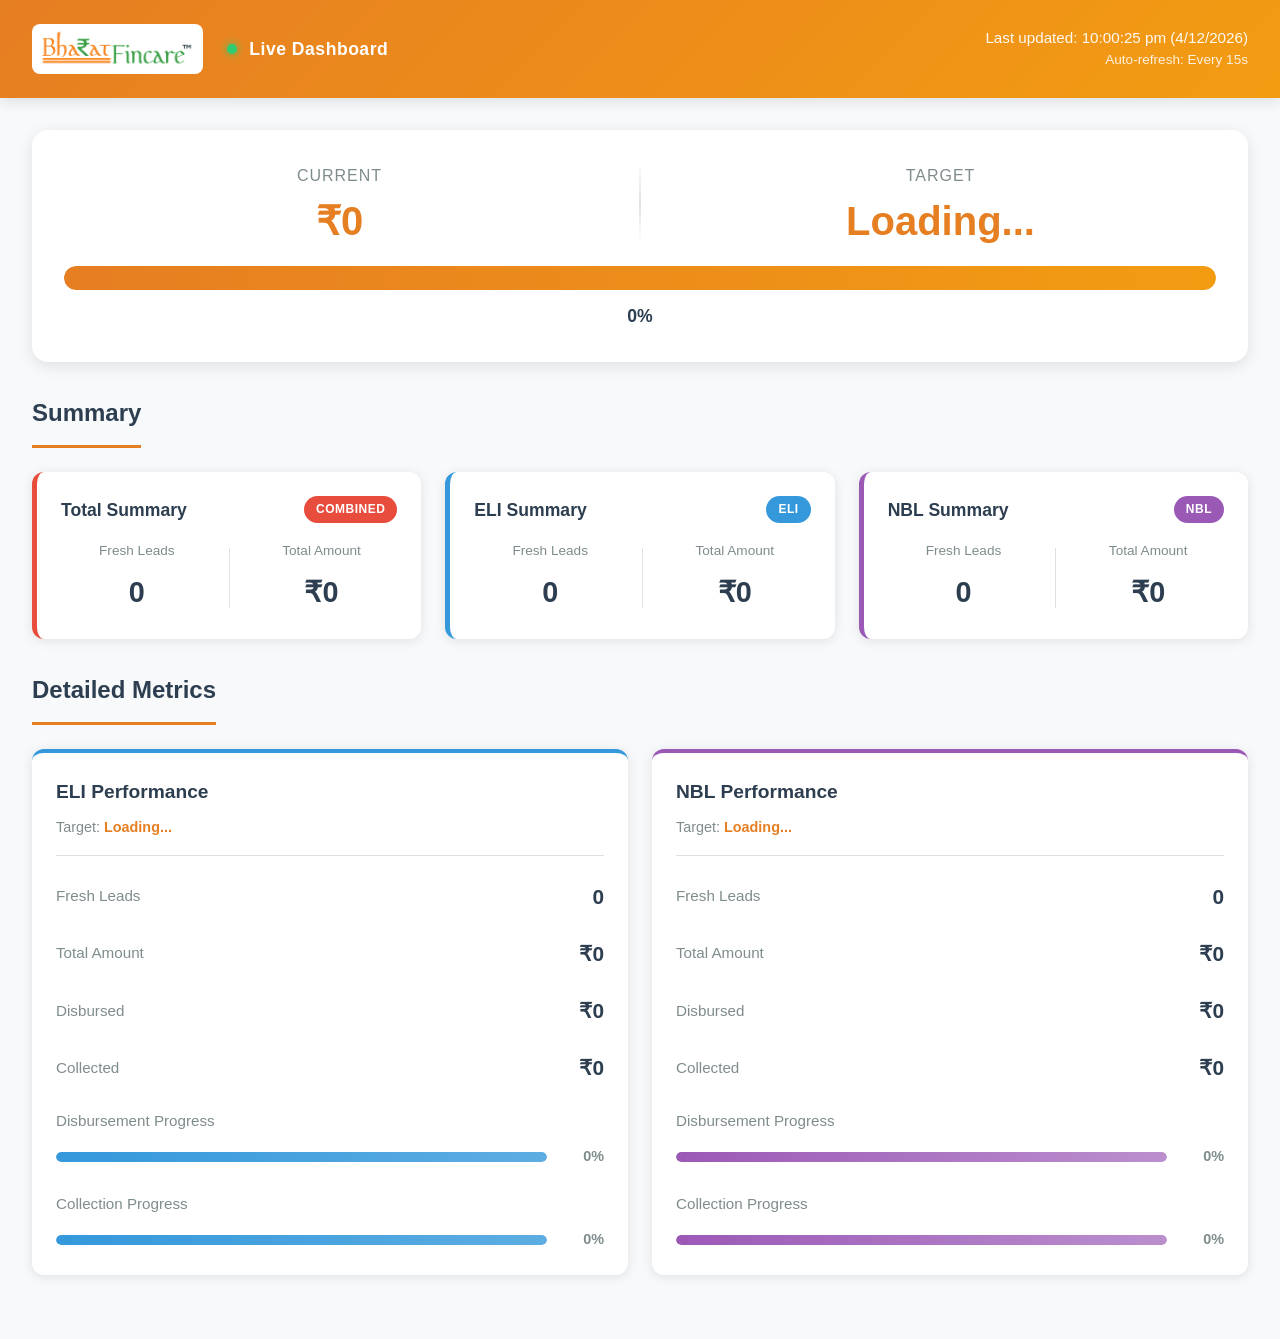
<file: Dashboard/index.html>
<!DOCTYPE html>
<html lang="en">
<head>
    <meta charset="UTF-8">
    <meta name="viewport" content="width=device-width, initial-scale=1.0">
    <title>Bharat Fincare - Live Dashboard</title>
    <link rel="stylesheet" href="style.css">
</head>
<body>
    <!-- Dashboard Header -->
    <header class="dashboard-header">
        <div class="header-wrapper">
            <div class="header-left">
                <div class="company-logo">
                    <img src="logo-2.png" alt="Logo" style="width: 100%; height: 100%; border-radius: 4px;">
                </div>
                <div class="live-indicator">
                    <span class="status-dot"></span>
                    <h1 id="live-status">Live Dashboard</h1>
                </div>
            </div>
            <div class="header-right">
                <div class="last-update-text">
                    <div id="last-updated">Last updated: --:-- --</div>
                    <div id="refresh-interval">Auto-refresh: Every 15s</div>
                </div>
            </div>
        </div>
    </header>

    <main class="container">
        <!-- Main Target Section -->
        <section class="main-target-section">
            <div class="target-card">
                <div class="target-item">
                    <h3>Current</h3>
                    <div class="target-value" id="combined-current">₹0</div>
                </div>
                <div class="target-divider"></div>
                <div class="target-item">
                    <h3>Target</h3>
                    <div class="target-value" id="combined-target">Loading...</div>
                </div>
            </div>
            <div class="progress-bar-container">
                <div class="progress-bar" id="combined-progress"></div>
            </div>
            <div class="progress-percentage" id="combined-percentage">0%</div>
        </section>

        <!-- Summary Section -->
        <section class="summary-section">
            <h2 class="section-title">Summary</h2>
            <div class="summary-grid">
                <!-- Combined Summary Card -->
                <div class="summary-card combined-card">
                    <div class="card-header">
                        <h3>Total Summary</h3>
                        <span class="team-badge combined-badge">COMBINED</span>
                    </div>
                    <div class="card-metrics">
                        <div class="metric-item">
                            <div class="metric-label">Fresh Leads</div>
                            <div class="metric-value" id="total-fresh-leads">0</div>
                        </div>
                        <div class="metric-divider"></div>
                        <div class="metric-item">
                            <div class="metric-label">Total Amount</div>
                            <div class="metric-value" id="total-amount-summary">₹0</div>
                        </div>
                    </div>
                </div>

                <!-- ELI Summary Card -->
                <div class="summary-card eli-card">
                    <div class="card-header">
                        <h3>ELI Summary</h3>
                        <span class="team-badge eli-badge">ELI</span>
                    </div>
                    <div class="card-metrics">
                        <div class="metric-item">
                            <div class="metric-label">Fresh Leads</div>
                            <div class="metric-value" id="eli-fresh-display">0</div>
                        </div>
                        <div class="metric-divider"></div>
                        <div class="metric-item">
                            <div class="metric-label">Total Amount</div>
                            <div class="metric-value" id="eli-amount-display">₹0</div>
                        </div>
                    </div>
                </div>

                <!-- NBL Summary Card -->
                <div class="summary-card nbl-card">
                    <div class="card-header">
                        <h3>NBL Summary</h3>
                        <span class="team-badge nbl-badge">NBL</span>
                    </div>
                    <div class="card-metrics">
                        <div class="metric-item">
                            <div class="metric-label">Fresh Leads</div>
                            <div class="metric-value" id="nbl-fresh-display">0</div>
                        </div>
                        <div class="metric-divider"></div>
                        <div class="metric-item">
                            <div class="metric-label">Total Amount</div>
                            <div class="metric-value" id="nbl-amount-display">₹0</div>
                        </div>
                    </div>
                </div>
            </div>
        </section>

        <!-- Detailed Metrics Section -->
        <section class="detailed-metrics-section">
            <h2 class="section-title">Detailed Metrics</h2>
            <div class="team-metrics-grid">
                <!-- ELI Details -->
                <div class="team-detail-card eli-detail">
                    <div class="team-detail-header">
                        <h3>ELI Performance</h3>
                        <div class="target-info">Target: <span id="eli-target-display">Loading...</span></div>
                    </div>
                    <div class="detail-metrics">
                        <div class="detail-metric-row">
                            <div class="detail-metric">
                                <span class="detail-label">Fresh Leads</span>
                                <span class="detail-value" id="eli-fresh-leads">0</span>
                            </div>
                        </div>
                        <div class="detail-metric-row">
                            <div class="detail-metric">
                                <span class="detail-label">Total Amount</span>
                                <span class="detail-value" id="eli-total-amount">₹0</span>
                            </div>
                        </div>
                        <div class="detail-metric-row">
                            <div class="detail-metric">
                                <span class="detail-label">Disbursed</span>
                                <span class="detail-value" id="eli-disbursed">₹0</span>
                            </div>
                        </div>
                        <div class="detail-metric-row">
                            <div class="detail-metric">
                                <span class="detail-label">Collected</span>
                                <span class="detail-value" id="eli-collected">₹0</span>
                            </div>
                        </div>
                        <div class="detail-metric-row">
                            <span class="detail-label">Disbursement Progress</span>
                            <div class="progress-wrapper">
                                <div class="progress-bar-small">
                                    <div class="progress-fill-eli" id="eli-disbursement-progress"></div>
                                </div>
                                <span class="progress-text" id="eli-disbursement-percentage">0%</span>
                            </div>
                        </div>
                        <div class="detail-metric-row">
                            <span class="detail-label">Collection Progress</span>
                            <div class="progress-wrapper">
                                <div class="progress-bar-small">
                                    <div class="progress-fill-eli" id="eli-collection-progress"></div>
                                </div>
                                <span class="progress-text" id="eli-collection-percentage">0%</span>
                            </div>
                        </div>
                    </div>
                </div>

                <!-- NBL Details -->
                <div class="team-detail-card nbl-detail">
                    <div class="team-detail-header">
                        <h3>NBL Performance</h3>
                        <div class="target-info">Target: <span id="nbl-target-display">Loading...</span></div>
                    </div>
                    <div class="detail-metrics">
                        <div class="detail-metric-row">
                            <div class="detail-metric">
                                <span class="detail-label">Fresh Leads</span>
                                <span class="detail-value" id="nbl-fresh-leads">0</span>
                            </div>
                        </div>
                        <div class="detail-metric-row">
                            <div class="detail-metric">
                                <span class="detail-label">Total Amount</span>
                                <span class="detail-value" id="nbl-total-amount">₹0</span>
                            </div>
                        </div>
                        <div class="detail-metric-row">
                            <div class="detail-metric">
                                <span class="detail-label">Disbursed</span>
                                <span class="detail-value" id="nbl-disbursed">₹0</span>
                            </div>
                        </div>
                        <div class="detail-metric-row">
                            <div class="detail-metric">
                                <span class="detail-label">Collected</span>
                                <span class="detail-value" id="nbl-collected">₹0</span>
                            </div>
                        </div>
                        <div class="detail-metric-row">
                            <span class="detail-label">Disbursement Progress</span>
                            <div class="progress-wrapper">
                                <div class="progress-bar-small">
                                    <div class="progress-fill-nbl" id="nbl-disbursement-progress"></div>
                                </div>
                                <span class="progress-text" id="nbl-disbursement-percentage">0%</span>
                            </div>
                        </div>
                        <div class="detail-metric-row">
                            <span class="detail-label">Collection Progress</span>
                            <div class="progress-wrapper">
                                <div class="progress-bar-small">
                                    <div class="progress-fill-nbl" id="nbl-collection-progress"></div>
                                </div>
                                <span class="progress-text" id="nbl-collection-percentage">0%</span>
                            </div>
                        </div>
                    </div>
                </div>
            </div>
        </section>
    </main>

    <script src="app.js"></script>
</body>
</html>
</file>
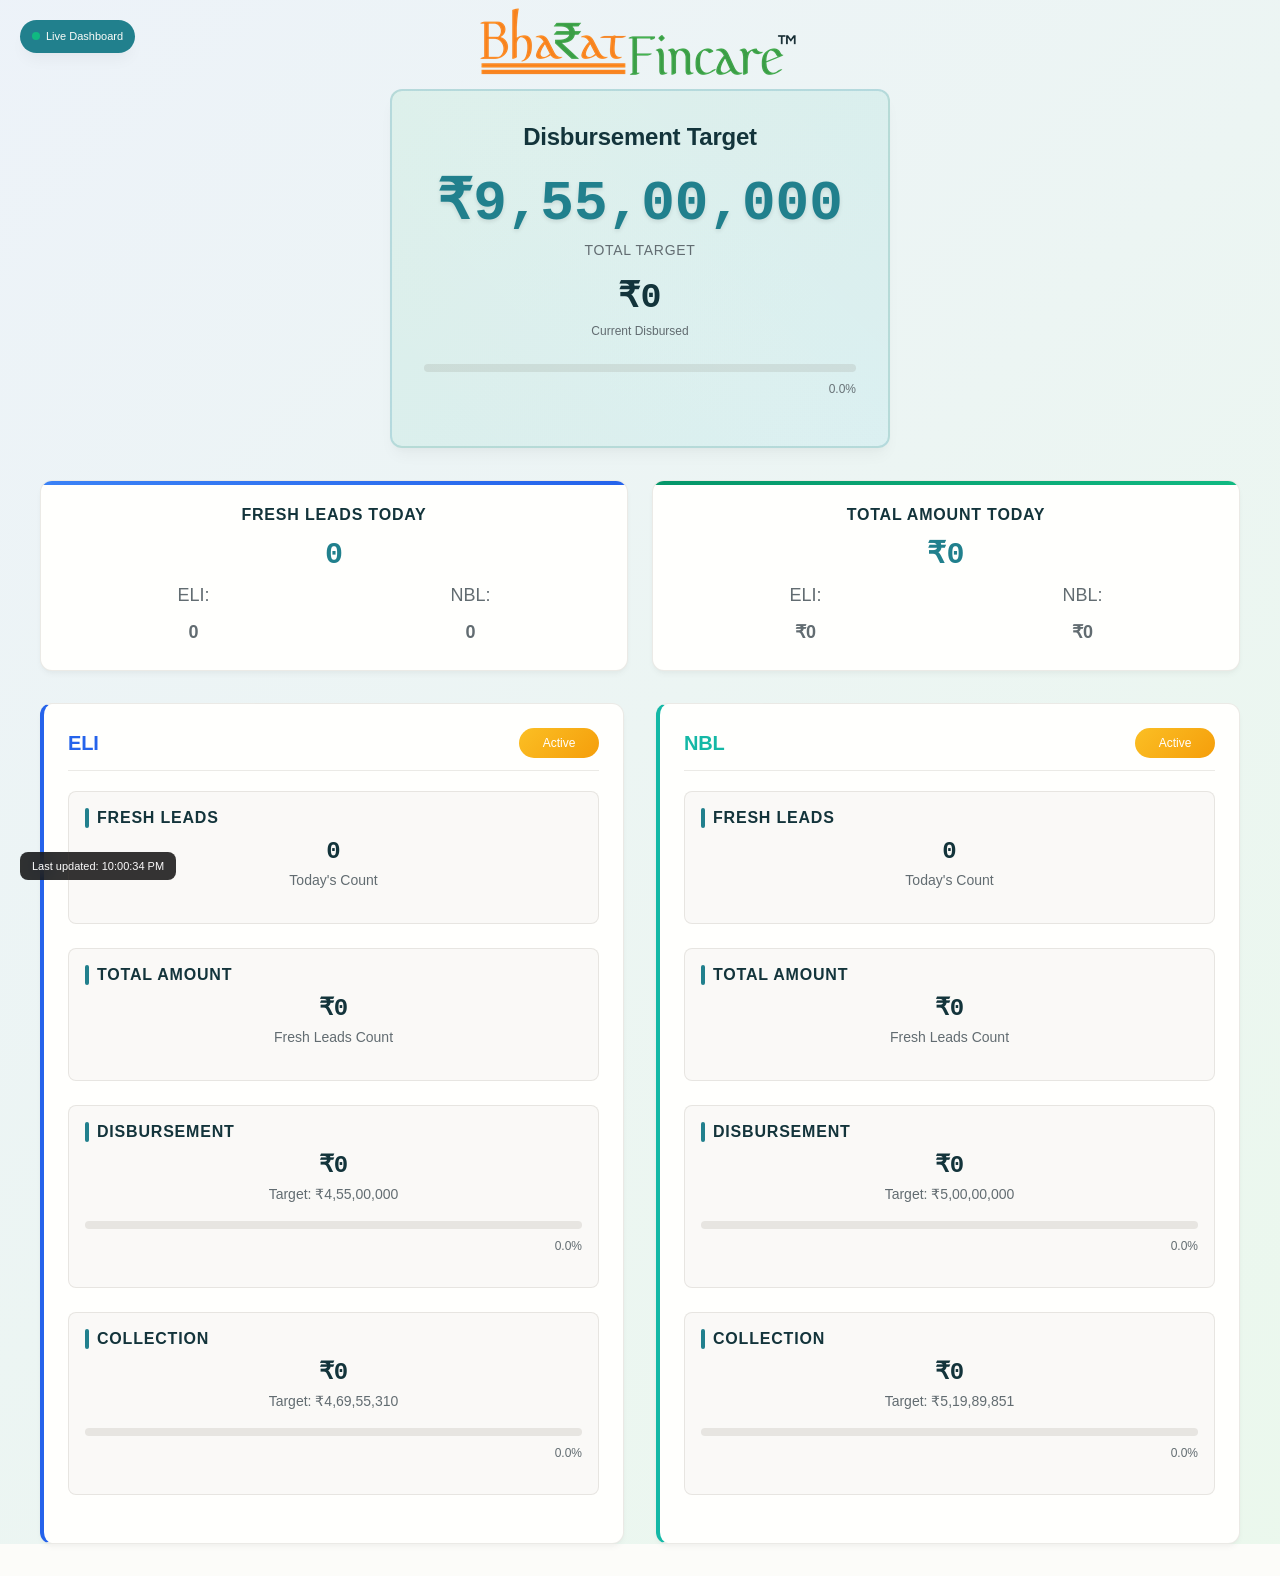
<file: Blinkit Data/Dashboard/index.html>
<!DOCTYPE html>
<html lang="en">
<head>
    <meta charset="UTF-8">
    <meta name="viewport" content="width=device-width, initial-scale=1.0">
    <title>Bharatfincare - Dashboard</title>
    <link rel="stylesheet" href="style.css">
    <style>
        /* Hide all input fields, buttons and controls for display-only mode */
        .input-group,
        .controls-section,
        .sample-data,
        input[type="number"],
        input[type="text"],
        .btn,
        button,
        .form-control {
            display: none !important;
        }

        /* Ensure display elements remain visible */
        .metric-display,
        .current-value,
        .target-value,
        .progress-bar,
        .progress-fill,
        .progress-percentage,
        .team-card,
        .combined-target-card,
        .summary-section {
            display: block !important;
        }

        /* Live update indicators */
        .live-update-indicator {
            position: fixed;
            top: 20px;
            left: 20px;
            padding: var(--space-8) var(--space-12);
            background: var(--color-primary);
            color: var(--color-btn-primary-text);
            border-radius: var(--radius-full);
            font-size: var(--font-size-xs);
            display: flex;
            align-items: center;
            gap: var(--space-6);
            z-index: 1000;
            box-shadow: var(--shadow-lg);
        }

        .update-pulse {
            width: 8px;
            height: 8px;
            background: #10b981;
            border-radius: 50%;
            animation: pulse 2s infinite;
        }

        .last-updated {
            position: fixed;
            bottom: 20px;
            left: 20px;
            padding: var(--space-6) var(--space-12);
            background: rgba(0, 0, 0, 0.8);
            color: white;
            border-radius: var(--radius-base);
            font-size: var(--font-size-xs);
            backdrop-filter: blur(10px);
        }

        /* Animation for data updates */
        .updating {
            animation: dataUpdate 0.5s ease-in-out;
        }

        @keyframes dataUpdate {
            0% { opacity: 1; }
            50% { opacity: 0.7; transform: scale(0.98); }
            100% { opacity: 1; transform: scale(1); }
        }

        @keyframes pulse {
            0%, 100% { opacity: 1; transform: scale(1); }
            50% { opacity: 0.3; transform: scale(1.2); }
        }
    </style>
</head>
<body>
    <!-- Live Update Indicator -->
    <div class="live-update-indicator">
        <div class="update-pulse"></div>
        <span id="live-status">Live Dashboard</span>
    </div>

    <!-- Last Updated Time -->
    <div class="last-updated" id="last-updated">
        Last updated: Loading...
    </div>

    <div class="container">
        <!-- Header -->
        <header class="dashboard-header">
            <div class="header-content">
                <div class="company-logo">
                        <img src="logo-2.png" alt="Bharatfincare Logo">
                    </div>
                </div>
            </div>
        </header>

        <!-- Combined Target Section -->
        <section class="combined-target-section">
            <div class="combined-target-card">
                <h2 class="combined-title">Disbursement Target</h2>
                <div class="combined-target-display">
                    <div class="target-amount" id="combined-target">₹9,55,00,000</div>
                    <div class="target-label">Total Target</div>
                </div>
                <div class="combined-current-display">
                    <div class="current-amount" id="combined-current">₹0</div>
                    <div class="current-label">Current Disbursed</div>
                </div>
                <div class="progress-container">
                    <div class="progress-bar">
                        <div class="progress-fill combined-progress" id="combined-progress" style="width: 0%"></div>
                    </div>
                    <div class="progress-percentage" id="combined-percentage">0%</div>
                </div>
            </div>
        </section>

        <!-- Summary Section -->
        <section class="summary-section">
            <div class="summary-cards">
                <div class="summary-card fresh-leads">
                    <h3>Fresh Leads Today</h3>
                    <div class="summary-value" id="total-fresh-leads">0</div>
                    <div class="summary-breakdown">
                        <span>ELI: <strong id="eli-fresh-display">0</strong></span>
                        <span>NBL: <strong id="nbl-fresh-display">0</strong></span>
                    </div>
                </div>
                <div class="summary-card total-amount">
                    <h3>Total Amount Today</h3>
                    <div class="summary-value" id="total-amount-summary">₹0</div>
                    <div class="summary-breakdown">
                        <span>ELI: <strong id="eli-amount-display">₹0</strong></span>
                        <span>NBL: <strong id="nbl-amount-display">₹0</strong></span>
                    </div>
                </div>
            </div>
        </section>

        <!-- Teams Container -->
        <div class="teams-container">
            <!-- ELI Team -->
            <div class="team-card" data-team="eli">
                <div class="team-header">
                    <h2 class="team-name">ELI</h2>
                    <div class="team-status leading">Active</div>
                </div>

                <div class="metric-section">
                    <h4>Fresh Leads</h4>
                    <div class="metric-display">
                        <div class="current-value" id="eli-fresh-leads">0</div>
                        <div class="target-value">Today's Count</div>
                    </div>
                </div>

                <div class="metric-section">
                    <h4>Total Amount</h4>
                    <div class="metric-display">
                        <div class="current-value" id="eli-total-amount">₹0</div>
                        <div class="target-value">Fresh Leads Count</div>
                    </div>
                </div>

                <div class="metric-section">
                    <h4>Disbursement</h4>
                    <div class="metric-display">
                        <div class="current-value" id="eli-disbursed">₹0</div>
                        <div class="target-value">Target: ₹4,55,00,000</div>
                    </div>
                    <div class="progress-container">
                        <div class="progress-bar">
                            <div class="progress-fill eli-disbursement-progress" id="eli-disbursement-progress" style="width: 0%"></div>
                        </div>
                        <div class="progress-percentage" id="eli-disbursement-percentage">0%</div>
                    </div>
                </div>

                <div class="metric-section">
                    <h4>Collection</h4>
                    <div class="metric-display">
                        <div class="current-value" id="eli-collected">₹0</div>
                        <div class="target-value">Target: ₹4,69,55,310</div>
                    </div>
                    <div class="progress-container">
                        <div class="progress-bar">
                            <div class="progress-fill eli-collection-progress" id="eli-collection-progress" style="width: 0%"></div>
                        </div>
                        <div class="progress-percentage" id="eli-collection-percentage">0%</div>
                    </div>
                </div>
            </div>

            <!-- NBL Team -->
            <div class="team-card" data-team="nbl">
                <div class="team-header">
                    <h2 class="team-name">NBL</h2>
                    <div class="team-status leading">Active</div>
                </div>

                <div class="metric-section">
                    <h4>Fresh Leads</h4>
                    <div class="metric-display">
                        <div class="current-value" id="nbl-fresh-leads">0</div>
                        <div class="target-value">Today's Count</div>
                    </div>
                </div>

                <div class="metric-section">
                    <h4>Total Amount</h4>
                    <div class="metric-display">
                        <div class="current-value" id="nbl-total-amount">₹0</div>
                        <div class="target-value">Fresh Leads Count</div>
                    </div>
                </div>

                <div class="metric-section">
                    <h4>Disbursement</h4>
                    <div class="metric-display">
                        <div class="current-value" id="nbl-disbursed">₹0</div>
                        <div class="target-value">Target: ₹5,00,00,000</div>
                    </div>
                    <div class="progress-container">
                        <div class="progress-bar">
                            <div class="progress-fill nbl-disbursement-progress" id="nbl-disbursement-progress" style="width: 0%"></div>
                        </div>
                        <div class="progress-percentage" id="nbl-disbursement-percentage">0%</div>
                    </div>
                </div>

                <div class="metric-section">
                    <h4>Collection</h4>
                    <div class="metric-display">
                        <div class="current-value" id="nbl-collected">₹0</div>
                        <div class="target-value">Target: ₹5,19,89,851</div>
                    </div>
                    <div class="progress-container">
                        <div class="progress-bar">
                            <div class="progress-fill nbl-collection-progress" id="nbl-collection-progress" style="width: 0%"></div>
                        </div>
                        <div class="progress-percentage" id="nbl-collection-percentage">0%</div>
                    </div>
                </div>
            </div>
        </div>
    </div>

    <script>
        class LiveDashboard {
            constructor() {
                this.data = {
                    combinedTarget: 95500000,
                    teams: {
                        eli: {
                            name: 'ELI',
                            disbursementTarget: 45500000,
                            collectionTarget: 46955310,
                            disbursed: 0,
                            collected: 0,
                            freshLeads: 0,
                            totalAmount: 0
                        },
                        nbl: {
                            name: 'NBL',
                            disbursementTarget: 50000000,
                            collectionTarget: 51989851,
                            disbursed: 0,
                            collected: 0,
                            freshLeads: 0,
                            totalAmount: 0
                        }
                    }
                };

                this.initializeElements();
                this.setupLiveConnection();
                this.loadData();
                this.updateDisplay();
                this.updateSummary();
                this.updateLastUpdated();
            }

            initializeElements() {
                // Combined target elements
                this.combinedCurrentEl = document.getElementById('combined-current');
                this.combinedProgressEl = document.getElementById('combined-progress');
                this.combinedPercentageEl = document.getElementById('combined-percentage');

                // Summary elements
                this.totalFreshLeadsEl = document.getElementById('total-fresh-leads');
                this.totalAmountSummaryEl = document.getElementById('total-amount-summary');
                this.eliFreshDisplayEl = document.getElementById('eli-fresh-display');
                this.nblFreshDisplayEl = document.getElementById('nbl-fresh-display');
                this.eliAmountDisplayEl = document.getElementById('eli-amount-display');
                this.nblAmountDisplayEl = document.getElementById('nbl-amount-display');

                // Team elements
                this.eliFreshLeadsEl = document.getElementById('eli-fresh-leads');
                this.eliTotalAmountEl = document.getElementById('eli-total-amount');
                this.eliDisbursedEl = document.getElementById('eli-disbursed');
                this.eliCollectedEl = document.getElementById('eli-collected');
                this.eliDisbursementPercentageEl = document.getElementById('eli-disbursement-percentage');
                this.eliCollectionPercentageEl = document.getElementById('eli-collection-percentage');
                this.eliDisbursementProgressEl = document.getElementById('eli-disbursement-progress');
                this.eliCollectionProgressEl = document.getElementById('eli-collection-progress');

                this.nblFreshLeadsEl = document.getElementById('nbl-fresh-leads');
                this.nblTotalAmountEl = document.getElementById('nbl-total-amount');
                this.nblDisbursedEl = document.getElementById('nbl-disbursed');
                this.nblCollectedEl = document.getElementById('nbl-collected');
                this.nblDisbursementPercentageEl = document.getElementById('nbl-disbursement-percentage');
                this.nblCollectionPercentageEl = document.getElementById('nbl-collection-percentage');
                this.nblDisbursementProgressEl = document.getElementById('nbl-disbursement-progress');
                this.nblCollectionProgressEl = document.getElementById('nbl-collection-progress');

                // Status elements
                this.liveStatusEl = document.getElementById('live-status');
                this.lastUpdatedEl = document.getElementById('last-updated');
            }

            setupLiveConnection() {
                // BroadcastChannel for real-time updates
                this.broadcastChannel = new BroadcastChannel('bharatfincare-updates');

                this.broadcastChannel.addEventListener('message', (event) => {
                    if (event.data.type === 'admin-update') {
                        this.handleLiveUpdate(event.data.data);
                    } else if (event.data.type === 'admin-reset') {
                        this.handleLiveReset();
                    }
                });

                // Storage event listener for cross-tab updates
                window.addEventListener('storage', (event) => {
                    if (event.key === 'bharatfincareData') {
                        if (event.newValue) {
                            const newData = JSON.parse(event.newValue);
                            this.handleLiveUpdate(newData);
                        } else {
                            this.handleLiveReset();
                        }
                    }
                });

                // Check for updates every 2 seconds as fallback
                setInterval(() => {
                    this.checkForUpdates();
                }, 2000);
            }

            handleLiveUpdate(newData) {
                this.data = { ...newData };
                this.showUpdateIndicator();
                this.updateDisplay();
                this.updateSummary();
                this.updateLastUpdated(newData.lastUpdated);
                this.animateUpdate();
            }

            handleLiveReset() {
                // Reset to default values
                this.data.teams.eli = {
                    name: 'ELI', disbursementTarget: 45500000, collectionTarget: 46955310,
                    disbursed: 0, collected: 0, freshLeads: 0, totalAmount: 0
                };
                this.data.teams.nbl = {
                    name: 'NBL', disbursementTarget: 50000000, collectionTarget: 51989851,
                    disbursed: 0, collected: 0, freshLeads: 0, totalAmount: 0
                };

                this.showUpdateIndicator();
                this.updateDisplay();
                this.updateSummary();
                this.updateLastUpdated();
                this.animateUpdate();
            }

            checkForUpdates() {
                const savedData = localStorage.getItem('bharatfincareData');
                if (savedData) {
                    try {
                        const newData = JSON.parse(savedData);
                        if (JSON.stringify(newData.teams) !== JSON.stringify(this.data.teams)) {
                            this.handleLiveUpdate(newData);
                        }
                    } catch (e) {
                        console.error('Error checking for updates:', e);
                    }
                }
            }

            showUpdateIndicator() {
                this.liveStatusEl.textContent = 'Updating...';
                setTimeout(() => {
                    this.liveStatusEl.textContent = 'Live Dashboard';
                }, 1500);
            }

            animateUpdate() {
                // Add update animation to all metric sections
                const metricCards = document.querySelectorAll('.metric-section, .summary-card, .combined-target-card');
                metricCards.forEach(card => {
                    card.classList.add('updating');
                    setTimeout(() => {
                        card.classList.remove('updating');
                    }, 500);
                });
            }

            updateLastUpdated(timestamp = null) {
                const now = timestamp ? new Date(timestamp) : new Date();
                const timeString = now.toLocaleTimeString();
                this.lastUpdatedEl.textContent = `Last updated: ${timeString}`;
            }

            loadData() {
                const savedData = localStorage.getItem('bharatfincareData');
                if (savedData) {
                    try {
                        const loadedData = JSON.parse(savedData);
                        if (loadedData && loadedData.teams) {
                            this.data.teams.eli = { ...this.data.teams.eli, ...loadedData.teams.eli };
                            this.data.teams.nbl = { ...this.data.teams.nbl, ...loadedData.teams.nbl };
                        }
                    } catch (e) {
                        console.error('Error loading saved data:', e);
                    }
                }
            }

            formatCurrency(amount) {
                return new Intl.NumberFormat('en-IN', {
                    style: 'currency',
                    currency: 'INR',
                    minimumFractionDigits: 0,
                    maximumFractionDigits: 0
                }).format(amount);
            }

            updateDisplay() {
                const eli = this.data.teams.eli;
                const nbl = this.data.teams.nbl;

                // Update ELI metrics
                if (this.eliFreshLeadsEl) this.eliFreshLeadsEl.textContent = eli.freshLeads.toLocaleString();
                if (this.eliTotalAmountEl) this.eliTotalAmountEl.textContent = this.formatCurrency(eli.totalAmount);
                if (this.eliDisbursedEl) this.eliDisbursedEl.textContent = this.formatCurrency(eli.disbursed);
                if (this.eliCollectedEl) this.eliCollectedEl.textContent = this.formatCurrency(eli.collected);

                // Update NBL metrics
                if (this.nblFreshLeadsEl) this.nblFreshLeadsEl.textContent = nbl.freshLeads.toLocaleString();
                if (this.nblTotalAmountEl) this.nblTotalAmountEl.textContent = this.formatCurrency(nbl.totalAmount);
                if (this.nblDisbursedEl) this.nblDisbursedEl.textContent = this.formatCurrency(nbl.disbursed);
                if (this.nblCollectedEl) this.nblCollectedEl.textContent = this.formatCurrency(nbl.collected);

                // Update percentages and progress bars
                const eliDisbursementPercentage = Math.min((eli.disbursed / eli.disbursementTarget) * 100, 100);
                const eliCollectionPercentage = Math.min((eli.collected / eli.collectionTarget) * 100, 100);
                const nblDisbursementPercentage = Math.min((nbl.disbursed / nbl.disbursementTarget) * 100, 100);
                const nblCollectionPercentage = Math.min((nbl.collected / nbl.collectionTarget) * 100, 100);

                if (this.eliDisbursementPercentageEl) this.eliDisbursementPercentageEl.textContent = `${eliDisbursementPercentage.toFixed(1)}%`;
                if (this.eliCollectionPercentageEl) this.eliCollectionPercentageEl.textContent = `${eliCollectionPercentage.toFixed(1)}%`;
                if (this.nblDisbursementPercentageEl) this.nblDisbursementPercentageEl.textContent = `${nblDisbursementPercentage.toFixed(1)}%`;
                if (this.nblCollectionPercentageEl) this.nblCollectionPercentageEl.textContent = `${nblCollectionPercentage.toFixed(1)}%`;

                if (this.eliDisbursementProgressEl) this.eliDisbursementProgressEl.style.width = `${eliDisbursementPercentage}%`;
                if (this.eliCollectionProgressEl) this.eliCollectionProgressEl.style.width = `${eliCollectionPercentage}%`;
                if (this.nblDisbursementProgressEl) this.nblDisbursementProgressEl.style.width = `${nblDisbursementPercentage}%`;
                if (this.nblCollectionProgressEl) this.nblCollectionProgressEl.style.width = `${nblCollectionPercentage}%`;
            }

            updateSummary() {
                const totalDisbursed = this.data.teams.eli.disbursed + this.data.teams.nbl.disbursed;
                const totalFreshLeads = this.data.teams.eli.freshLeads + this.data.teams.nbl.freshLeads;
                const totalAmount = this.data.teams.eli.totalAmount + this.data.teams.nbl.totalAmount;

                // Update combined values
                if (this.combinedCurrentEl) this.combinedCurrentEl.textContent = this.formatCurrency(totalDisbursed);
                if (this.totalFreshLeadsEl) this.totalFreshLeadsEl.textContent = totalFreshLeads.toLocaleString();
                if (this.totalAmountSummaryEl) this.totalAmountSummaryEl.textContent = this.formatCurrency(totalAmount);

                // Update breakdown displays
                if (this.eliFreshDisplayEl) this.eliFreshDisplayEl.textContent = this.data.teams.eli.freshLeads.toLocaleString();
                if (this.nblFreshDisplayEl) this.nblFreshDisplayEl.textContent = this.data.teams.nbl.freshLeads.toLocaleString();
                if (this.eliAmountDisplayEl) this.eliAmountDisplayEl.textContent = this.formatCurrency(this.data.teams.eli.totalAmount);
                if (this.nblAmountDisplayEl) this.nblAmountDisplayEl.textContent = this.formatCurrency(this.data.teams.nbl.totalAmount);

                // Update combined progress
                const combinedPercentage = Math.min((totalDisbursed / this.data.combinedTarget) * 100, 100);
                if (this.combinedPercentageEl) this.combinedPercentageEl.textContent = `${combinedPercentage.toFixed(1)}%`;
                if (this.combinedProgressEl) this.combinedProgressEl.style.width = `${combinedPercentage}%`;
            }
        }

        // Initialize dashboard when DOM is loaded
        document.addEventListener('DOMContentLoaded', () => {
            new LiveDashboard();
        });
    </script>
</body>
</html>
</file>
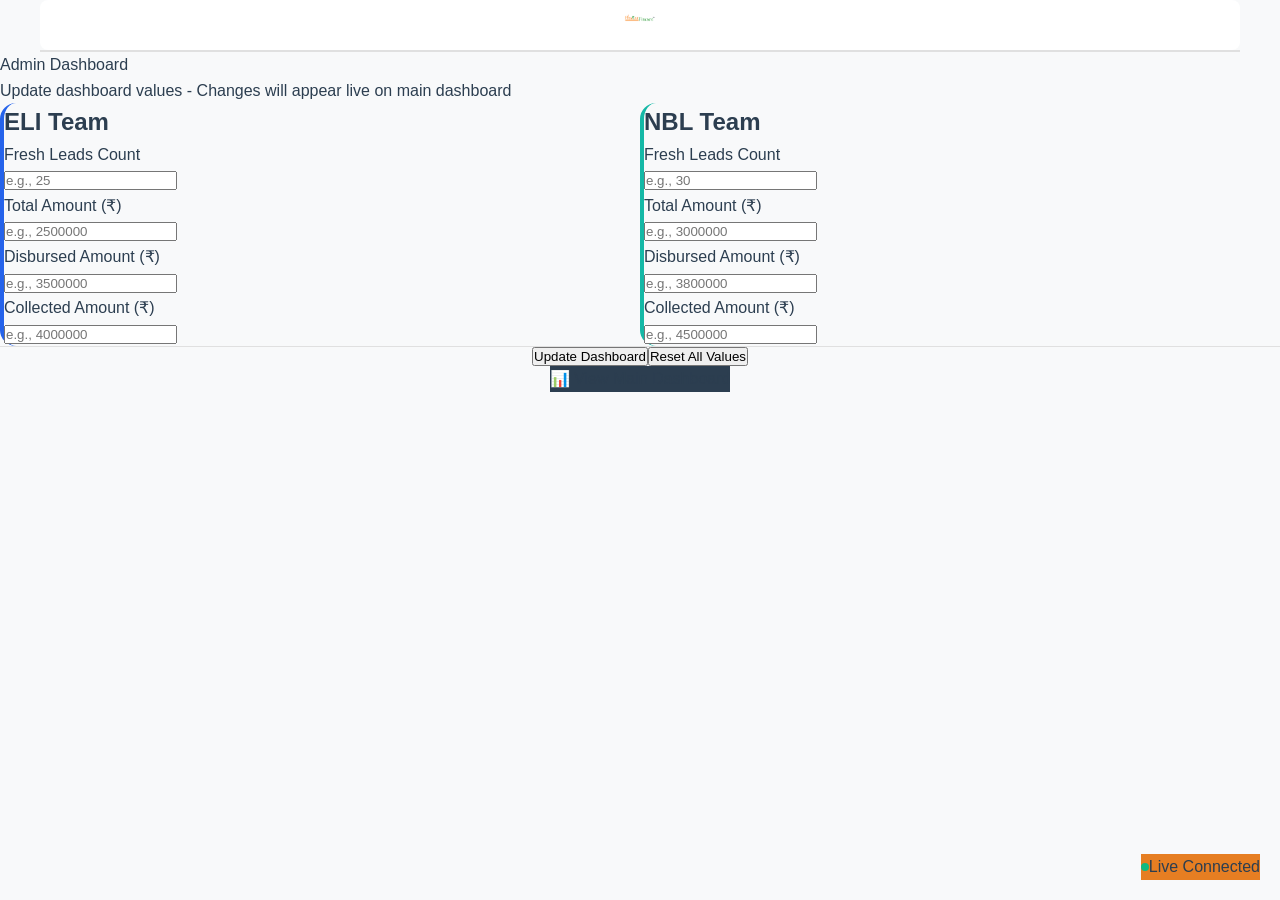
<file: Dashboard/admin.html>
<!DOCTYPE html>
<html lang="en">
<head>
    <meta charset="UTF-8">
    <meta name="viewport" content="width=device-width, initial-scale=1.0">
    <title>Bharatfincare - Admin Dashboard</title>
    <link rel="stylesheet" href="style.css">
    <style>
        /* Additional admin styles that extend the existing dashboard styles */
        .admin-overlay {
            min-height: 100vh;
            background: linear-gradient(135deg, var(--color-bg-1), var(--color-bg-3));
            padding: var(--space-20);
        }

        .admin-header {
            text-align: center;
            margin-bottom: var(--space-32);
            padding-bottom: var(--space-20);
            border-bottom: 2px solid var(--color-border);
        }

        .admin-title {
            font-size: var(--font-size-4xl);
            font-weight: var(--font-weight-bold);
            color: var(--color-text);
            margin-bottom: var(--space-8);
        }

        .admin-subtitle {
            color: var(--color-text-secondary);
            font-size: var(--font-size-lg);
        }

        .admin-container {
            max-width: 1200px;
            margin: 0 auto;
        }

        .admin-teams-grid {
            display: grid;
            grid-template-columns: 1fr 1fr;
            gap: var(--space-32);
            margin-bottom: var(--space-32);
        }

        @media (max-width: 768px) {
            .admin-teams-grid {
                grid-template-columns: 1fr;
                gap: var(--space-20);
            }
        }

        /* Use existing team-card class with admin modifications */
        .admin-team-card {
            background: var(--color-surface);
            border-radius: var(--radius-lg);
            padding: var(--space-24);
            box-shadow: var(--shadow-md);
            border: 1px solid var(--color-card-border);
        }

        .admin-team-card[data-team="eli"] {
            border-left: 4px solid #2563eb;
        }

        .admin-team-card[data-team="nbl"] {
            border-left: 4px solid #14b8a6;
        }

        .admin-input-section {
            margin-bottom: var(--space-20);
        }

        .admin-input-section .form-label {
            display: block;
            font-size: var(--font-size-sm);
            font-weight: var(--font-weight-medium);
            color: var(--color-text);
            margin-bottom: var(--space-6);
        }

        .admin-controls {
            text-align: center;
            padding-top: var(--space-24);
            border-top: 1px solid var(--color-border);
        }

        .admin-button-group {
            display: flex;
            gap: var(--space-16);
            justify-content: center;
            flex-wrap: wrap;
            margin-bottom: var(--space-20);
        }

        .preview-link {
            display: inline-block;
            padding: var(--space-8) var(--space-16);
            background: var(--color-secondary);
            color: var(--color-text);
            text-decoration: none;
            border-radius: var(--radius-base);
            font-size: var(--font-size-sm);
            transition: all var(--duration-fast) var(--ease-standard);
        }

        .preview-link:hover {
            background: var(--color-secondary-hover);
        }

        .live-status {
            position: fixed;
            bottom: 20px;
            right: 20px;
            padding: var(--space-8) var(--space-12);
            background: var(--color-primary);
            color: var(--color-btn-primary-text);
            border-radius: var(--radius-full);
            font-size: var(--font-size-xs);
            display: flex;
            align-items: center;
            gap: var(--space-6);
            box-shadow: var(--shadow-lg);
        }

        .live-indicator {
            width: 8px;
            height: 8px;
            background: #10b981;
            border-radius: 50%;
            animation: pulse 2s infinite;
        }

        @keyframes pulse {
            0%, 100% { opacity: 1; }
            50% { opacity: 0.5; }
        }
    </style>
</head>
<body>
    <div class="admin-overlay">
        <div class="admin-container">
            <!-- Header using existing dashboard header styles -->
            <header class="admin-header">
                <div class="company-logo">
                        <img src="logo-2.png" alt="Bharatfincare Logo" style="width: 20%; height: 20%; object-fit: contain;">
                    </div>
                </div>
                <h1 class="admin-title">Admin Dashboard</h1>
                <p class="admin-subtitle">Update dashboard values - Changes will appear live on main dashboard</p>
            </header>

            <!-- Teams Grid using existing styles -->
            <div class="admin-teams-grid">
                <!-- ELI Team Card -->
                <div class="admin-team-card" data-team="eli">
                    <div class="team-header">
                        <h2 class="team-name">ELI Team</h2>
                    </div>

                    <div class="admin-input-section">
                        <label class="form-label" for="admin-eli-fresh-input">Fresh Leads Count</label>
                        <input type="number" id="admin-eli-fresh-input" class="form-control" placeholder="e.g., 25" min="0">
                    </div>

                    <div class="admin-input-section">
                        <label class="form-label" for="admin-eli-amount-input">Total Amount (₹)</label>
                        <input type="text" id="admin-eli-amount-input" class="form-control" placeholder="e.g., 2500000" inputmode="numeric">
                    </div>

                    <div class="admin-input-section">
                        <label class="form-label" for="admin-eli-disbursement-input">Disbursed Amount (₹)</label>
                        <input type="text" id="admin-eli-disbursement-input" class="form-control" placeholder="e.g., 3500000" inputmode="numeric">
                    </div>

                    <div class="admin-input-section">
                        <label class="form-label" for="admin-eli-collection-input">Collected Amount (₹)</label>
                        <input type="text" id="admin-eli-collection-input" class="form-control" placeholder="e.g., 4000000" inputmode="numeric">
                    </div>
                </div>

                <!-- NBL Team Card -->
                <div class="admin-team-card" data-team="nbl">
                    <div class="team-header">
                        <h2 class="team-name">NBL Team</h2>
                    </div>

                    <div class="admin-input-section">
                        <label class="form-label" for="admin-nbl-fresh-input">Fresh Leads Count</label>
                        <input type="number" id="admin-nbl-fresh-input" class="form-control" placeholder="e.g., 30" min="0">
                    </div>

                    <div class="admin-input-section">
                        <label class="form-label" for="admin-nbl-amount-input">Total Amount (₹)</label>
                        <input type="text" id="admin-nbl-amount-input" class="form-control" placeholder="e.g., 3000000" inputmode="numeric">
                    </div>

                    <div class="admin-input-section">
                        <label class="form-label" for="admin-nbl-disbursement-input">Disbursed Amount (₹)</label>
                        <input type="text" id="admin-nbl-disbursement-input" class="form-control" placeholder="e.g., 3800000" inputmode="numeric">
                    </div>

                    <div class="admin-input-section">
                        <label class="form-label" for="admin-nbl-collection-input">Collected Amount (₹)</label>
                        <input type="text" id="admin-nbl-collection-input" class="form-control" placeholder="e.g., 4500000" inputmode="numeric">
                    </div>
                </div>
            </div>

            <!-- Controls Section -->
            <div class="admin-controls">
                <div class="admin-button-group">
                    <button id="admin-update-btn" class="btn btn--primary btn--lg">
                        <span class="button-text">Update Dashboard</span>
                        <span class="loading-spinner hidden"></span>
                    </button>
                    <button id="admin-reset-btn" class="btn btn--secondary btn--lg">
                        Reset All Values
                    </button>
                </div>
                <a href="index_display.html" class="preview-link" target="_blank">
                    📊 View Main Dashboard
                </a>
            </div>
        </div>

        <!-- Live Status Indicator -->
        <div class="live-status">
            <div class="live-indicator"></div>
            <span>Live Connected</span>
        </div>
    </div>

    <script>
        class AdminDashboard {
            constructor() {
                this.initializeElements();
                this.bindEvents();
                this.loadCurrentValues();
                this.setupLiveConnection();
            }

            initializeElements() {
                // ELI Admin inputs
                this.adminEliFreshInputEl = document.getElementById('admin-eli-fresh-input');
                this.adminEliAmountInputEl = document.getElementById('admin-eli-amount-input');
                this.adminEliDisbursementInputEl = document.getElementById('admin-eli-disbursement-input');
                this.adminEliCollectionInputEl = document.getElementById('admin-eli-collection-input');

                // NBL Admin inputs
                this.adminNblFreshInputEl = document.getElementById('admin-nbl-fresh-input');
                this.adminNblAmountInputEl = document.getElementById('admin-nbl-amount-input');
                this.adminNblDisbursementInputEl = document.getElementById('admin-nbl-disbursement-input');
                this.adminNblCollectionInputEl = document.getElementById('admin-nbl-collection-input');

                // Control elements
                this.adminUpdateBtnEl = document.getElementById('admin-update-btn');
                this.adminResetBtnEl = document.getElementById('admin-reset-btn');
            }

            setupLiveConnection() {
                // Setup live connection using BroadcastChannel API for real-time updates
                this.broadcastChannel = new BroadcastChannel('bharatfincare-updates');
            }

            bindEvents() {
                this.adminUpdateBtnEl.addEventListener('click', () => this.updateDashboard());
                this.adminResetBtnEl.addEventListener('click', () => this.resetDashboard());

                // Enter key support and real-time validation
                const inputs = [
                    this.adminEliFreshInputEl, this.adminEliAmountInputEl, 
                    this.adminEliDisbursementInputEl, this.adminEliCollectionInputEl,
                    this.adminNblFreshInputEl, this.adminNblAmountInputEl,
                    this.adminNblDisbursementInputEl, this.adminNblCollectionInputEl
                ];

                inputs.forEach(input => {
                    if (input) {
                        input.addEventListener('keypress', (e) => {
                            if (e.key === 'Enter') {
                                this.updateDashboard();
                            }
                        });

                        // Allow only numeric input for currency fields
                        if (input.inputMode === 'numeric' || input.type === 'number') {
                            input.addEventListener('input', (e) => {
                                let value = e.target.value;
                                if (input.type !== 'number') {
                                    value = value.replace(/[^0-9]/g, '');
                                    e.target.value = value;
                                }
                                // Remove error class if valid
                                e.target.classList.remove('input-error');
                            });
                        }

                        // Select all text on focus
                        input.addEventListener('focus', () => {
                            input.select();
                        });
                    }
                });
            }

            loadCurrentValues() {
                const savedData = localStorage.getItem('bharatfincareData');
                if (savedData) {
                    try {
                        const data = JSON.parse(savedData);

                        // Load ELI values
                        if (data.teams && data.teams.eli) {
                            this.adminEliFreshInputEl.value = data.teams.eli.freshLeads || '';
                            this.adminEliAmountInputEl.value = data.teams.eli.totalAmount || '';
                            this.adminEliDisbursementInputEl.value = data.teams.eli.disbursed || '';
                            this.adminEliCollectionInputEl.value = data.teams.eli.collected || '';
                        }

                        // Load NBL values
                        if (data.teams && data.teams.nbl) {
                            this.adminNblFreshInputEl.value = data.teams.nbl.freshLeads || '';
                            this.adminNblAmountInputEl.value = data.teams.nbl.totalAmount || '';
                            this.adminNblDisbursementInputEl.value = data.teams.nbl.disbursed || '';
                            this.adminNblCollectionInputEl.value = data.teams.nbl.collected || '';
                        }
                    } catch (e) {
                        console.error('Error loading saved data:', e);
                    }
                }
            }

            async updateDashboard() {
                const eliDisbursed = parseInt(this.adminEliDisbursementInputEl.value) || 0;
                const eliCollected = parseInt(this.adminEliCollectionInputEl.value) || 0;
                const eliFresh = parseInt(this.adminEliFreshInputEl.value) || 0;
                const eliAmount = parseInt(this.adminEliAmountInputEl.value) || 0;

                const nblDisbursed = parseInt(this.adminNblDisbursementInputEl.value) || 0;
                const nblCollected = parseInt(this.adminNblCollectionInputEl.value) || 0;
                const nblFresh = parseInt(this.adminNblFreshInputEl.value) || 0;
                const nblAmount = parseInt(this.adminNblAmountInputEl.value) || 0;

                this.setLoadingState(true);

                // Create data object to save
                const dashboardData = {
                    combinedTarget: 95500000,
                    teams: {
                        eli: {
                            name: 'ELI',
                            disbursementTarget: 45500000,
                            collectionTarget: 46955310,
                            disbursed: eliDisbursed,
                            collected: eliCollected,
                            freshLeads: eliFresh,
                            totalAmount: eliAmount
                        },
                        nbl: {
                            name: 'NBL',
                            disbursementTarget: 50000000,
                            collectionTarget: 51989851,
                            disbursed: nblDisbursed,
                            collected: nblCollected,
                            freshLeads: nblFresh,
                            totalAmount: nblAmount
                        }
                    },
                    lastUpdated: Date.now()
                };

                // Save to localStorage
                localStorage.setItem('bharatfincareData', JSON.stringify(dashboardData));

                // Broadcast update to all open tabs/windows
                this.broadcastChannel.postMessage({
                    type: 'admin-update',
                    data: dashboardData
                });

                // Trigger storage event for cross-tab communication
                window.dispatchEvent(new StorageEvent('storage', {
                    key: 'bharatfincareData',
                    newValue: JSON.stringify(dashboardData)
                }));

                await new Promise(resolve => setTimeout(resolve, 800));

                this.setLoadingState(false);
                this.showNotification('Dashboard updated successfully! Changes are now live on main dashboard.', 'success');
            }

            resetDashboard() {
                // Clear all inputs
                [this.adminEliFreshInputEl, this.adminEliAmountInputEl, this.adminEliDisbursementInputEl, this.adminEliCollectionInputEl,
                 this.adminNblFreshInputEl, this.adminNblAmountInputEl, this.adminNblDisbursementInputEl, this.adminNblCollectionInputEl]
                .forEach(input => input.value = '');

                // Clear localStorage
                localStorage.removeItem('bharatfincareData');

                // Broadcast reset to all open tabs
                this.broadcastChannel.postMessage({
                    type: 'admin-reset'
                });

                this.showNotification('All values reset successfully!', 'success');
            }

            setLoadingState(loading) {
                const buttonText = this.adminUpdateBtnEl.querySelector('.button-text');
                const spinner = this.adminUpdateBtnEl.querySelector('.loading-spinner');

                if (loading) {
                    this.adminUpdateBtnEl.disabled = true;
                    this.adminUpdateBtnEl.classList.add('loading');
                    if (spinner) spinner.classList.remove('hidden');
                    if (buttonText) buttonText.textContent = 'Updating...';
                } else {
                    this.adminUpdateBtnEl.disabled = false;
                    this.adminUpdateBtnEl.classList.remove('loading');
                    if (spinner) spinner.classList.add('hidden');
                    if (buttonText) buttonText.textContent = 'Update Dashboard';
                }
            }

            showNotification(message, type = 'info') {
                // Create notification element using existing notification styles
                const notification = document.createElement('div');
                notification.className = `notification notification--${type}`;
                notification.textContent = message;

                document.body.appendChild(notification);

                setTimeout(() => notification.classList.add('show'), 100);

                setTimeout(() => {
                    notification.classList.remove('show');
                    setTimeout(() => {
                        if (notification.parentNode) {
                            notification.parentNode.removeChild(notification);
                        }
                    }, 300);
                }, 4000);
            }
        }

        // Initialize the admin dashboard when DOM is loaded
        document.addEventListener('DOMContentLoaded', () => {
            new AdminDashboard();
        });
    </script>
</body>
</html>
</file>
<file: Dashboard/style.css>
:root {
  /* Colors */
  --color-primary: #E67E22;
  --color-primary-light: #F39C12;
  --color-secondary: #2C3E50;
  --color-success: #27AE60;
  --color-eli: #3498DB;
  --color-nbl: #9B59B6;
  --color-combined: #E74C3C;
  --color-bg: #F8F9FA;
  --color-white: #FFFFFF;
  --color-text: #2C3E50;
  --color-text-light: #7F8C8D;
  --color-border: #E0E0E0;
  --color-shadow: rgba(0, 0, 0, 0.1);

  /* Spacing */
  --spacing-xs: 8px;
  --spacing-sm: 12px;
  --spacing-md: 16px;
  --spacing-lg: 24px;
  --spacing-xl: 32px;

  /* Border Radius */
  --radius-sm: 8px;
  --radius-md: 12px;
  --radius-lg: 16px;
}

* {
  margin: 0;
  padding: 0;
  box-sizing: border-box;
}

body {
  font-family: 'Segoe UI', Tahoma, Geneva, Verdana, sans-serif;
  background: var(--color-bg);
  color: var(--color-text);
  line-height: 1.6;
}

/* ==================================== HEADER SECTION ==================================== */

.dashboard-header {
  background: linear-gradient(135deg, var(--color-primary) 0%, var(--color-primary-light) 100%);
  color: var(--color-white);
  padding: var(--spacing-lg) var(--spacing-xl);
  box-shadow: 0 4px 12px var(--color-shadow);
  position: sticky;
  top: 0;
  z-index: 1000;
}

.header-wrapper {
  max-width: 1400px;
  margin: 0 auto;
  display: flex;
  justify-content: space-between;
  align-items: center;
}

.header-left {
  display: flex;
  align-items: center;
  gap: var(--spacing-lg);
}

.company-logo {
  height: 50px;
  border-radius: var(--radius-sm);
  background: var(--color-white);
  padding: 4px;
}

.live-indicator {
  display: flex;
  align-items: center;
  gap: var(--spacing-sm);
}

.status-dot {
  width: 10px;
  height: 10px;
  background: #2ECC71;
  border-radius: 50%;
  animation: pulse 2s ease-in-out infinite;
  box-shadow: 0 0 8px #2ECC71;
}

@keyframes pulse {
  0%, 100% {
    opacity: 1;
    transform: scale(1);
  }
  50% {
    opacity: 0.6;
    transform: scale(1.15);
  }
}

#live-status {
  font-size: 1.1rem;
  font-weight: 600;
  letter-spacing: 0.5px;
}

.header-right {
  text-align: right;
}

.last-update-text {
  font-size: 0.95rem;
  opacity: 0.95;
  font-weight: 500;
  line-height: 1.5;
}

/* NEW: Additional styling for refresh interval (optional) */
#refresh-interval {
  font-size: 0.85rem;
  opacity: 0.9;
  font-weight: 400;
}

/* ==================================== CONTAINER ==================================== */

.container {
  max-width: 1400px;
  margin: 0 auto;
  padding: var(--spacing-xl);
}

/* ==================================== MAIN TARGET SECTION ==================================== */

.main-target-section {
  background: var(--color-white);
  border-radius: var(--radius-lg);
  padding: var(--spacing-xl);
  margin-bottom: var(--spacing-xl);
  box-shadow: 0 4px 16px var(--color-shadow);
}

.target-card {
  display: grid;
  grid-template-columns: 1fr auto 1fr;
  gap: var(--spacing-lg);
  align-items: center;
  margin-bottom: var(--spacing-lg);
}

.target-item {
  text-align: center;
}

.target-item h3 {
  font-size: 1rem;
  color: var(--color-text-light);
  margin-bottom: var(--spacing-sm);
  font-weight: 500;
  text-transform: uppercase;
  letter-spacing: 1px;
}

.target-value {
  font-size: 2.5rem;
  font-weight: 700;
  color: var(--color-primary);
  line-height: 1;
}

.target-divider {
  width: 2px;
  height: 80px;
  background: linear-gradient(to bottom, transparent, var(--color-border), transparent);
}

.progress-bar-container {
  position: relative;
  width: 100%;
  height: 24px;
  background: var(--color-bg);
  border-radius: 12px;
  overflow: hidden;
  margin-bottom: var(--spacing-sm);
}

.progress-bar {
  height: 100%;
  background: linear-gradient(90deg, var(--color-primary), var(--color-primary-light));
  border-radius: 12px;
  transition: width 0.6s ease;
  box-shadow: 0 2px 8px rgba(230, 126, 34, 0.3);
}

.progress-percentage {
  text-align: center;
  font-size: 1.1rem;
  font-weight: 600;
  color: var(--color-text);
}

/* ==================================== SUMMARY SECTION ==================================== */

.section-title {
  font-size: 1.5rem;
  font-weight: 700;
  color: var(--color-secondary);
  margin-bottom: var(--spacing-lg);
  padding-bottom: var(--spacing-sm);
  border-bottom: 3px solid var(--color-primary);
  display: inline-block;
}

.summary-section {
  margin-bottom: var(--spacing-xl);
}

.summary-grid {
  display: grid;
  grid-template-columns: repeat(auto-fit, minmax(320px, 1fr));
  gap: var(--spacing-lg);
}

.summary-card {
  background: var(--color-white);
  border-radius: var(--radius-md);
  padding: var(--spacing-lg);
  box-shadow: 0 2px 12px var(--color-shadow);
  transition: transform 0.3s ease, box-shadow 0.3s ease;
  border-left: 5px solid;
}

.summary-card:hover {
  transform: translateY(-4px);
  box-shadow: 0 6px 20px var(--color-shadow);
}

.eli-card {
  border-left-color: var(--color-eli);
}

.nbl-card {
  border-left-color: var(--color-nbl);
}

.combined-card {
  border-left-color: var(--color-combined);
}

.card-header {
  display: flex;
  justify-content: space-between;
  align-items: center;
  margin-bottom: var(--spacing-md);
}

.card-header h3 {
  font-size: 1.1rem;
  font-weight: 600;
  color: var(--color-secondary);
}

.team-badge {
  padding: 4px 12px;
  border-radius: 20px;
  font-size: 0.75rem;
  font-weight: 700;
  letter-spacing: 0.5px;
  color: var(--color-white);
}

.eli-badge {
  background: var(--color-eli);
}

.nbl-badge {
  background: var(--color-nbl);
}

.combined-badge {
  background: var(--color-combined);
}

.card-metrics {
  display: grid;
  grid-template-columns: 1fr auto 1fr;
  gap: var(--spacing-md);
  align-items: center;
}

.metric-item {
  display: flex;
  flex-direction: column;
  align-items: center;
  text-align: center;
}

.metric-label {
  font-size: 0.85rem;
  color: var(--color-text-light);
  margin-bottom: var(--spacing-xs);
  font-weight: 500;
}

.metric-value {
  font-size: 1.8rem;
  font-weight: 700;
  color: var(--color-text);
}

.metric-divider {
  width: 1px;
  height: 60px;
  background: var(--color-border);
}

/* ==================================== DETAILED METRICS SECTION ==================================== */

.detailed-metrics-section {
  margin-bottom: var(--spacing-xl);
}

.team-metrics-grid {
  display: grid;
  grid-template-columns: repeat(auto-fit, minmax(480px, 1fr));
  gap: var(--spacing-lg);
}

.team-detail-card {
  background: var(--color-white);
  border-radius: var(--radius-md);
  padding: var(--spacing-lg);
  box-shadow: 0 2px 12px var(--color-shadow);
  border-top: 4px solid;
}

.eli-detail {
  border-top-color: var(--color-eli);
}

.nbl-detail {
  border-top-color: var(--color-nbl);
}

.team-detail-header {
  margin-bottom: var(--spacing-lg);
  padding-bottom: var(--spacing-md);
  border-bottom: 1px solid var(--color-border);
}

.team-detail-header h3 {
  font-size: 1.2rem;
  font-weight: 600;
  color: var(--color-secondary);
  margin-bottom: var(--spacing-xs);
}

.target-info {
  font-size: 0.9rem;
  color: var(--color-text-light);
}

.target-info span {
  color: var(--color-primary);
  font-weight: 600;
}

.detail-metrics {
  display: flex;
  flex-direction: column;
  gap: var(--spacing-lg);
}

.detail-metric-row {
  display: flex;
  flex-direction: column;
  gap: var(--spacing-sm);
}

.detail-metric {
  display: flex;
  justify-content: space-between;
  align-items: center;
}

.detail-label {
  font-size: 0.95rem;
  color: var(--color-text-light);
  font-weight: 500;
}

.detail-value {
  font-size: 1.3rem;
  font-weight: 700;
  color: var(--color-text);
}

.progress-wrapper {
  display: flex;
  align-items: center;
  gap: var(--spacing-sm);
}

.progress-bar-small {
  flex: 1;
  height: 10px;
  background: var(--color-bg);
  border-radius: 5px;
  overflow: hidden;
}

.progress-fill-eli,
.progress-fill-nbl {
  height: 100%;
  border-radius: 5px;
  transition: width 0.6s ease;
}

.progress-fill-eli {
  background: linear-gradient(90deg, var(--color-eli), #5DADE2);
}

.progress-fill-nbl {
  background: linear-gradient(90deg, var(--color-nbl), #BB8FCE);
}

.progress-text {
  font-size: 0.9rem;
  font-weight: 600;
  color: var(--color-text-light);
  min-width: 45px;
  text-align: right;
}

/* ==================================== ANIMATIONS ==================================== */

.updating {
  animation: update-flash 0.5s ease-in-out;
}

@keyframes update-flash {
  0%, 100% {
    opacity: 1;
  }
  50% {
    opacity: 0.7;
    transform: scale(1.02);
  }
}

/* ==================================== RESPONSIVE DESIGN ==================================== */

@media (max-width: 1024px) {
  .team-metrics-grid {
    grid-template-columns: 1fr;
  }
}

@media (max-width: 768px) {
  .container {
    padding: var(--spacing-md);
  }

  .header-wrapper {
    flex-direction: column;
    gap: var(--spacing-md);
    text-align: center;
  }

  .header-left {
    flex-direction: column;
  }

  .target-card {
    grid-template-columns: 1fr;
    gap: var(--spacing-md);
  }

  .target-divider {
    display: none;
  }

  .target-value {
    font-size: 2rem;
  }

  .summary-grid {
    grid-template-columns: 1fr;
  }

  .team-metrics-grid {
    grid-template-columns: 1fr;
  }

  .metric-value {
    font-size: 1.5rem;
  }
}

@media (max-width: 480px) {
  .dashboard-header {
    padding: var(--spacing-md);
  }

  .company-logo {
    height: 40px;
  }

  #live-status {
    font-size: 1rem;
  }

  .target-value {
    font-size: 1.6rem;
  }

  .section-title {
    font-size: 1.2rem;
  }

  .card-metrics {
    grid-template-columns: 1fr;
  }

  .metric-divider {
    display: none;
  }
}
</file>
<file: Blinkit Data/Dashboard/style.css>
:root {
  /* Primitive Color Tokens */
  --color-white: rgba(255, 255, 255, 1);
  --color-black: rgba(0, 0, 0, 1);
  --color-cream-50: rgba(252, 252, 249, 1);
  --color-cream-100: rgba(255, 255, 253, 1);
  --color-gray-200: rgba(245, 245, 245, 1);
  --color-gray-300: rgba(167, 169, 169, 1);
  --color-gray-400: rgba(119, 124, 124, 1);
  --color-slate-500: rgba(98, 108, 113, 1);
  --color-brown-600: rgba(94, 82, 64, 1);
  --color-charcoal-700: rgba(31, 33, 33, 1);
  --color-charcoal-800: rgba(38, 40, 40, 1);
  --color-slate-900: rgba(19, 52, 59, 1);
  --color-teal-300: rgba(50, 184, 198, 1);
  --color-teal-400: rgba(45, 166, 178, 1);
  --color-teal-500: rgba(33, 128, 141, 1);
  --color-teal-600: rgba(29, 116, 128, 1);
  --color-teal-700: rgba(26, 104, 115, 1);
  --color-teal-800: rgba(41, 150, 161, 1);
  --color-red-400: rgba(255, 84, 89, 1);
  --color-red-500: rgba(192, 21, 47, 1);
  --color-orange-400: rgba(230, 129, 97, 1);
  --color-orange-500: rgba(168, 75, 47, 1);

  /* RGB versions for opacity control */
  --color-brown-600-rgb: 94, 82, 64;
  --color-teal-500-rgb: 33, 128, 141;
  --color-slate-900-rgb: 19, 52, 59;
  --color-slate-500-rgb: 98, 108, 113;
  --color-red-500-rgb: 192, 21, 47;
  --color-red-400-rgb: 255, 84, 89;
  --color-orange-500-rgb: 168, 75, 47;
  --color-orange-400-rgb: 230, 129, 97;

  /* Background color tokens (Light Mode) */
  --color-bg-1: rgba(59, 130, 246, 0.08); /* Light blue */
  --color-bg-2: rgba(245, 158, 11, 0.08); /* Light yellow */
  --color-bg-3: rgba(34, 197, 94, 0.08); /* Light green */
  --color-bg-4: rgba(239, 68, 68, 0.08); /* Light red */
  --color-bg-5: rgba(147, 51, 234, 0.08); /* Light purple */
  --color-bg-6: rgba(249, 115, 22, 0.08); /* Light orange */
  --color-bg-7: rgba(236, 72, 153, 0.08); /* Light pink */
  --color-bg-8: rgba(6, 182, 212, 0.08); /* Light cyan */

  /* Semantic Color Tokens (Light Mode) */
  --color-background: var(--color-cream-50);
  --color-surface: var(--color-cream-100);
  --color-text: var(--color-slate-900);
  --color-text-secondary: var(--color-slate-500);
  --color-primary: var(--color-teal-500);
  --color-primary-hover: var(--color-teal-600);
  --color-primary-active: var(--color-teal-700);
  --color-secondary: rgba(var(--color-brown-600-rgb), 0.12);
  --color-secondary-hover: rgba(var(--color-brown-600-rgb), 0.2);
  --color-secondary-active: rgba(var(--color-brown-600-rgb), 0.25);
  --color-border: rgba(var(--color-brown-600-rgb), 0.2);
  --color-btn-primary-text: var(--color-cream-50);
  --color-card-border: rgba(var(--color-brown-600-rgb), 0.12);
  --color-card-border-inner: rgba(var(--color-brown-600-rgb), 0.12);
  --color-error: var(--color-red-500);
  --color-success: var(--color-teal-500);
  --color-warning: var(--color-orange-500);
  --color-info: var(--color-slate-500);
  --color-focus-ring: rgba(var(--color-teal-500-rgb), 0.4);
  --color-select-caret: rgba(var(--color-slate-900-rgb), 0.8);

  /* Common style patterns */
  --focus-ring: 0 0 0 3px var(--color-focus-ring);
  --focus-outline: 2px solid var(--color-primary);
  --status-bg-opacity: 0.15;
  --status-border-opacity: 0.25;
  --select-caret-light: url("data:image/svg+xml,%3Csvg xmlns='http://www.w3.org/2000/svg' width='16' height='16' viewBox='0 0 24 24' fill='none' stroke='%23134252' stroke-width='2' stroke-linecap='round' stroke-linejoin='round'%3E%3Cpolyline points='6 9 12 15 18 9'%3E%3C/polyline%3E%3C/svg%3E");
  --select-caret-dark: url("data:image/svg+xml,%3Csvg xmlns='http://www.w3.org/2000/svg' width='16' height='16' viewBox='0 0 24 24' fill='none' stroke='%23f5f5f5' stroke-width='2' stroke-linecap='round' stroke-linejoin='round'%3E%3Cpolyline points='6 9 12 15 18 9'%3E%3C/polyline%3E%3C/svg%3E");

  /* RGB versions for opacity control */
  --color-success-rgb: 33, 128, 141;
  --color-error-rgb: 192, 21, 47;
  --color-warning-rgb: 168, 75, 47;
  --color-info-rgb: 98, 108, 113;

  /* Typography */
  --font-family-base: "FKGroteskNeue", "Geist", "Inter", -apple-system,
    BlinkMacSystemFont, "Segoe UI", Roboto, sans-serif;
  --font-family-mono: "Berkeley Mono", ui-monospace, SFMono-Regular, Menlo,
    Monaco, Consolas, monospace;
  --font-size-xs: 11px;
  --font-size-sm: 12px;
  --font-size-base: 14px;
  --font-size-md: 14px;
  --font-size-lg: 16px;
  --font-size-xl: 18px;
  --font-size-2xl: 20px;
  --font-size-3xl: 24px;
  --font-size-4xl: 30px;
  --font-weight-normal: 400;
  --font-weight-medium: 500;
  --font-weight-semibold: 550;
  --font-weight-bold: 600;
  --line-height-tight: 1.2;
  --line-height-normal: 1.5;
  --letter-spacing-tight: -0.01em;

  /* Spacing */
  --space-0: 0;
  --space-1: 1px;
  --space-2: 2px;
  --space-4: 4px;
  --space-6: 6px;
  --space-8: 8px;
  --space-10: 10px;
  --space-12: 12px;
  --space-16: 16px;
  --space-20: 20px;
  --space-24: 24px;
  --space-32: 32px;

  /* Border Radius */
  --radius-sm: 6px;
  --radius-base: 8px;
  --radius-md: 10px;
  --radius-lg: 12px;
  --radius-full: 9999px;

  /* Shadows */
  --shadow-xs: 0 1px 2px rgba(0, 0, 0, 0.02);
  --shadow-sm: 0 1px 3px rgba(0, 0, 0, 0.04), 0 1px 2px rgba(0, 0, 0, 0.02);
  --shadow-md: 0 4px 6px -1px rgba(0, 0, 0, 0.04),
    0 2px 4px -1px rgba(0, 0, 0, 0.02);
  --shadow-lg: 0 10px 15px -3px rgba(0, 0, 0, 0.04),
    0 4px 6px -2px rgba(0, 0, 0, 0.02);
  --shadow-inset-sm: inset 0 1px 0 rgba(255, 255, 255, 0.15),
    inset 0 -1px 0 rgba(0, 0, 0, 0.03);

  /* Animation */
  --duration-fast: 150ms;
  --duration-normal: 250ms;
  --ease-standard: cubic-bezier(0.16, 1, 0.3, 1);

  /* Layout */
  --container-sm: 640px;
  --container-md: 768px;
  --container-lg: 1024px;
  --container-xl: 1280px;
}

/* Dark mode colors */
@media (prefers-color-scheme: dark) {
  :root {
    /* RGB versions for opacity control (Dark Mode) */
    --color-gray-400-rgb: 119, 124, 124;
    --color-teal-300-rgb: 50, 184, 198;
    --color-gray-300-rgb: 167, 169, 169;
    --color-gray-200-rgb: 245, 245, 245;

    /* Background color tokens (Dark Mode) */
    --color-bg-1: rgba(29, 78, 216, 0.15); /* Dark blue */
    --color-bg-2: rgba(180, 83, 9, 0.15); /* Dark yellow */
    --color-bg-3: rgba(21, 128, 61, 0.15); /* Dark green */
    --color-bg-4: rgba(185, 28, 28, 0.15); /* Dark red */
    --color-bg-5: rgba(107, 33, 168, 0.15); /* Dark purple */
    --color-bg-6: rgba(194, 65, 12, 0.15); /* Dark orange */
    --color-bg-7: rgba(190, 24, 93, 0.15); /* Dark pink */
    --color-bg-8: rgba(8, 145, 178, 0.15); /* Dark cyan */
    
    /* Semantic Color Tokens (Dark Mode) */
    --color-background: var(--color-charcoal-700);
    --color-surface: var(--color-charcoal-800);
    --color-text: var(--color-gray-200);
    --color-text-secondary: rgba(var(--color-gray-300-rgb), 0.7);
    --color-primary: var(--color-teal-300);
    --color-primary-hover: var(--color-teal-400);
    --color-primary-active: var(--color-teal-800);
    --color-secondary: rgba(var(--color-gray-400-rgb), 0.15);
    --color-secondary-hover: rgba(var(--color-gray-400-rgb), 0.25);
    --color-secondary-active: rgba(var(--color-gray-400-rgb), 0.3);
    --color-border: rgba(var(--color-gray-400-rgb), 0.3);
    --color-error: var(--color-red-400);
    --color-success: var(--color-teal-300);
    --color-warning: var(--color-orange-400);
    --color-info: var(--color-gray-300);
    --color-focus-ring: rgba(var(--color-teal-300-rgb), 0.4);
    --color-btn-primary-text: var(--color-slate-900);
    --color-card-border: rgba(var(--color-gray-400-rgb), 0.2);
    --color-card-border-inner: rgba(var(--color-gray-400-rgb), 0.15);
    --shadow-inset-sm: inset 0 1px 0 rgba(255, 255, 255, 0.1),
      inset 0 -1px 0 rgba(0, 0, 0, 0.15);
    --button-border-secondary: rgba(var(--color-gray-400-rgb), 0.2);
    --color-border-secondary: rgba(var(--color-gray-400-rgb), 0.2);
    --color-select-caret: rgba(var(--color-gray-200-rgb), 0.8);

    /* Common style patterns - updated for dark mode */
    --focus-ring: 0 0 0 3px var(--color-focus-ring);
    --focus-outline: 2px solid var(--color-primary);
    --status-bg-opacity: 0.15;
    --status-border-opacity: 0.25;
    --select-caret-light: url("data:image/svg+xml,%3Csvg xmlns='http://www.w3.org/2000/svg' width='16' height='16' viewBox='0 0 24 24' fill='none' stroke='%23134252' stroke-width='2' stroke-linecap='round' stroke-linejoin='round'%3E%3Cpolyline points='6 9 12 15 18 9'%3E%3C/polyline%3E%3C/svg%3E");
    --select-caret-dark: url("data:image/svg+xml,%3Csvg xmlns='http://www.w3.org/2000/svg' width='16' height='16' viewBox='0 0 24 24' fill='none' stroke='%23f5f5f5' stroke-width='2' stroke-linecap='round' stroke-linejoin='round'%3E%3Cpolyline points='6 9 12 15 18 9'%3E%3C/polyline%3E%3C/svg%3E");

    /* RGB versions for dark mode */
    --color-success-rgb: var(--color-teal-300-rgb);
    --color-error-rgb: var(--color-red-400-rgb);
    --color-warning-rgb: var(--color-orange-400-rgb);
    --color-info-rgb: var(--color-gray-300-rgb);
  }
}

/* Data attribute for manual theme switching */
[data-color-scheme="dark"] {
  /* RGB versions for opacity control (dark mode) */
  --color-gray-400-rgb: 119, 124, 124;
  --color-teal-300-rgb: 50, 184, 198;
  --color-gray-300-rgb: 167, 169, 169;
  --color-gray-200-rgb: 245, 245, 245;

  /* Colorful background palette - Dark Mode */
  --color-bg-1: rgba(29, 78, 216, 0.15); /* Dark blue */
  --color-bg-2: rgba(180, 83, 9, 0.15); /* Dark yellow */
  --color-bg-3: rgba(21, 128, 61, 0.15); /* Dark green */
  --color-bg-4: rgba(185, 28, 28, 0.15); /* Dark red */
  --color-bg-5: rgba(107, 33, 168, 0.15); /* Dark purple */
  --color-bg-6: rgba(194, 65, 12, 0.15); /* Dark orange */
  --color-bg-7: rgba(190, 24, 93, 0.15); /* Dark pink */
  --color-bg-8: rgba(8, 145, 178, 0.15); /* Dark cyan */
  
  /* Semantic Color Tokens (Dark Mode) */
  --color-background: var(--color-charcoal-700);
  --color-surface: var(--color-charcoal-800);
  --color-text: var(--color-gray-200);
  --color-text-secondary: rgba(var(--color-gray-300-rgb), 0.7);
  --color-primary: var(--color-teal-300);
  --color-primary-hover: var(--color-teal-400);
  --color-primary-active: var(--color-teal-800);
  --color-secondary: rgba(var(--color-gray-400-rgb), 0.15);
  --color-secondary-hover: rgba(var(--color-gray-400-rgb), 0.25);
  --color-secondary-active: rgba(var(--color-gray-400-rgb), 0.3);
  --color-border: rgba(var(--color-gray-400-rgb), 0.3);
  --color-error: var(--color-red-400);
  --color-success: var(--color-teal-300);
  --color-warning: var(--color-orange-400);
  --color-info: var(--color-gray-300);
  --color-focus-ring: rgba(var(--color-teal-300-rgb), 0.4);
  --color-btn-primary-text: var(--color-slate-900);
  --color-card-border: rgba(var(--color-gray-400-rgb), 0.15);
  --color-card-border-inner: rgba(var(--color-gray-400-rgb), 0.15);
  --shadow-inset-sm: inset 0 1px 0 rgba(255, 255, 255, 0.1),
    inset 0 -1px 0 rgba(0, 0, 0, 0.15);
  --color-border-secondary: rgba(var(--color-gray-400-rgb), 0.2);
  --color-select-caret: rgba(var(--color-gray-200-rgb), 0.8);

  /* Common style patterns - updated for dark mode */
  --focus-ring: 0 0 0 3px var(--color-focus-ring);
  --focus-outline: 2px solid var(--color-primary);
  --status-bg-opacity: 0.15;
  --status-border-opacity: 0.25;
  --select-caret-light: url("data:image/svg+xml,%3Csvg xmlns='http://www.w3.org/2000/svg' width='16' height='16' viewBox='0 0 24 24' fill='none' stroke='%23134252' stroke-width='2' stroke-linecap='round' stroke-linejoin='round'%3E%3Cpolyline points='6 9 12 15 18 9'%3E%3C/polyline%3E%3C/svg%3E");
  --select-caret-dark: url("data:image/svg+xml,%3Csvg xmlns='http://www.w3.org/2000/svg' width='16' height='16' viewBox='0 0 24 24' fill='none' stroke='%23f5f5f5' stroke-width='2' stroke-linecap='round' stroke-linejoin='round'%3E%3Cpolyline points='6 9 12 15 18 9'%3E%3C/polyline%3E%3C/svg%3E");

  /* RGB versions for dark mode */
  --color-success-rgb: var(--color-teal-300-rgb);
  --color-error-rgb: var(--color-red-400-rgb);
  --color-warning-rgb: var(--color-orange-400-rgb);
  --color-info-rgb: var(--color-gray-300-rgb);
}

[data-color-scheme="light"] {
  /* RGB versions for opacity control (light mode) */
  --color-brown-600-rgb: 94, 82, 64;
  --color-teal-500-rgb: 33, 128, 141;
  --color-slate-900-rgb: 19, 52, 59;
  
  /* Semantic Color Tokens (Light Mode) */
  --color-background: var(--color-cream-50);
  --color-surface: var(--color-cream-100);
  --color-text: var(--color-slate-900);
  --color-text-secondary: var(--color-slate-500);
  --color-primary: var(--color-teal-500);
  --color-primary-hover: var(--color-teal-600);
  --color-primary-active: var(--color-teal-700);
  --color-secondary: rgba(var(--color-brown-600-rgb), 0.12);
  --color-secondary-hover: rgba(var(--color-brown-600-rgb), 0.2);
  --color-secondary-active: rgba(var(--color-brown-600-rgb), 0.25);
  --color-border: rgba(var(--color-brown-600-rgb), 0.2);
  --color-btn-primary-text: var(--color-cream-50);
  --color-card-border: rgba(var(--color-brown-600-rgb), 0.12);
  --color-card-border-inner: rgba(var(--color-brown-600-rgb), 0.12);
  --color-error: var(--color-red-500);
  --color-success: var(--color-teal-500);
  --color-warning: var(--color-orange-500);
  --color-info: var(--color-slate-500);
  --color-focus-ring: rgba(var(--color-teal-500-rgb), 0.4);

  /* RGB versions for light mode */
  --color-success-rgb: var(--color-teal-500-rgb);
  --color-error-rgb: var(--color-red-500-rgb);
  --color-warning-rgb: var(--color-orange-500-rgb);
  --color-info-rgb: var(--color-slate-500-rgb);
}

/* Base styles */
html {
  font-size: var(--font-size-base);
  font-family: var(--font-family-base);
  line-height: var(--line-height-normal);
  color: var(--color-text);
  background-color: var(--color-background);
  -webkit-font-smoothing: antialiased;
  box-sizing: border-box;
}

body {
  margin: 0;
  padding: 0;
}

*,
*::before,
*::after {
  box-sizing: inherit;
}

/* Typography */
h1,
h2,
h3,
h4,
h5,
h6 {
  margin: 0;
  font-weight: var(--font-weight-semibold);
  line-height: var(--line-height-tight);
  color: var(--color-text);
  letter-spacing: var(--letter-spacing-tight);
}

h1 {
  font-size: var(--font-size-4xl);
}
h2 {
  font-size: var(--font-size-3xl);
}
h3 {
  font-size: var(--font-size-2xl);
}
h4 {
  font-size: var(--font-size-xl);
}
h5 {
  font-size: var(--font-size-lg);
}
h6 {
  font-size: var(--font-size-md);
}

p {
  margin: 0 0 var(--space-16) 0;
}

a {
  color: var(--color-primary);
  text-decoration: none;
  transition: color var(--duration-fast) var(--ease-standard);
}

a:hover {
  color: var(--color-primary-hover);
}

code,
pre {
  font-family: var(--font-family-mono);
  font-size: calc(var(--font-size-base) * 0.95);
  background-color: var(--color-secondary);
  border-radius: var(--radius-sm);
}

code {
  padding: var(--space-1) var(--space-4);
}

pre {
  padding: var(--space-16);
  margin: var(--space-16) 0;
  overflow: auto;
  border: 1px solid var(--color-border);
}

pre code {
  background: none;
  padding: 0;
}

/* Buttons */
.btn {
  display: inline-flex;
  align-items: center;
  justify-content: center;
  padding: var(--space-8) var(--space-16);
  border-radius: var(--radius-base);
  font-size: var(--font-size-base);
  font-weight: 500;
  line-height: 1.5;
  cursor: pointer;
  transition: all var(--duration-normal) var(--ease-standard);
  border: none;
  text-decoration: none;
  position: relative;
}

.btn:focus-visible {
  outline: none;
  box-shadow: var(--focus-ring);
}

.btn--primary {
  background: var(--color-primary);
  color: var(--color-btn-primary-text);
}

.btn--primary:hover {
  background: var(--color-primary-hover);
}

.btn--primary:active {
  background: var(--color-primary-active);
}

.btn--secondary {
  background: var(--color-secondary);
  color: var(--color-text);
}

.btn--secondary:hover {
  background: var(--color-secondary-hover);
}

.btn--secondary:active {
  background: var(--color-secondary-active);
}

.btn--outline {
  background: transparent;
  border: 1px solid var(--color-border);
  color: var(--color-text);
}

.btn--outline:hover {
  background: var(--color-secondary);
}

.btn--sm {
  padding: var(--space-4) var(--space-12);
  font-size: var(--font-size-sm);
  border-radius: var(--radius-sm);
}

.btn--lg {
  padding: var(--space-10) var(--space-20);
  font-size: var(--font-size-lg);
  border-radius: var(--radius-md);
}

.btn--full-width {
  width: 100%;
}

.btn:disabled {
  opacity: 0.5;
  cursor: not-allowed;
}

/* Form elements */
.form-control {
  display: block;
  width: 100%;
  padding: var(--space-8) var(--space-12);
  font-size: var(--font-size-md);
  line-height: 1.5;
  color: var(--color-text);
  background-color: var(--color-surface);
  border: 1px solid var(--color-border);
  border-radius: var(--radius-base);
  transition: border-color var(--duration-fast) var(--ease-standard),
    box-shadow var(--duration-fast) var(--ease-standard);
}

textarea.form-control {
  font-family: var(--font-family-base);
  font-size: var(--font-size-base);
}

select.form-control {
  padding: var(--space-8) var(--space-12);
  -webkit-appearance: none;
  -moz-appearance: none;
  appearance: none;
  background-image: var(--select-caret-light);
  background-repeat: no-repeat;
  background-position: right var(--space-12) center;
  background-size: 16px;
  padding-right: var(--space-32);
}

/* Add a dark mode specific caret */
@media (prefers-color-scheme: dark) {
  select.form-control {
    background-image: var(--select-caret-dark);
  }
}

/* Also handle data-color-scheme */
[data-color-scheme="dark"] select.form-control {
  background-image: var(--select-caret-dark);
}

[data-color-scheme="light"] select.form-control {
  background-image: var(--select-caret-light);
}

.form-control:focus {
  border-color: var(--color-primary);
  outline: var(--focus-outline);
}

.form-label {
  display: block;
  margin-bottom: var(--space-8);
  font-weight: var(--font-weight-medium);
  font-size: var(--font-size-sm);
}

.form-group {
  margin-bottom: var(--space-16);
}

/* Card component */
.card {
  background-color: var(--color-surface);
  border-radius: var(--radius-lg);
  border: 1px solid var(--color-card-border);
  box-shadow: var(--shadow-sm);
  overflow: hidden;
  transition: box-shadow var(--duration-normal) var(--ease-standard);
}

.card:hover {
  box-shadow: var(--shadow-md);
}

.card__body {
  padding: var(--space-16);
}

.card__header,
.card__footer {
  padding: var(--space-16);
  border-bottom: 1px solid var(--color-card-border-inner);
}

/* Status indicators - simplified with CSS variables */
.status {
  display: inline-flex;
  align-items: center;
  padding: var(--space-6) var(--space-12);
  border-radius: var(--radius-full);
  font-weight: var(--font-weight-medium);
  font-size: var(--font-size-sm);
}

.status--success {
  background-color: rgba(
    var(--color-success-rgb, 33, 128, 141),
    var(--status-bg-opacity)
  );
  color: var(--color-success);
  border: 1px solid
    rgba(var(--color-success-rgb, 33, 128, 141), var(--status-border-opacity));
}

.status--error {
  background-color: rgba(
    var(--color-error-rgb, 192, 21, 47),
    var(--status-bg-opacity)
  );
  color: var(--color-error);
  border: 1px solid
    rgba(var(--color-error-rgb, 192, 21, 47), var(--status-border-opacity));
}

.status--warning {
  background-color: rgba(
    var(--color-warning-rgb, 168, 75, 47),
    var(--status-bg-opacity)
  );
  color: var(--color-warning);
  border: 1px solid
    rgba(var(--color-warning-rgb, 168, 75, 47), var(--status-border-opacity));
}

.status--info {
  background-color: rgba(
    var(--color-info-rgb, 98, 108, 113),
    var(--status-bg-opacity)
  );
  color: var(--color-info);
  border: 1px solid
    rgba(var(--color-info-rgb, 98, 108, 113), var(--status-border-opacity));
}

/* Container layout */
.container {
  width: 100%;
  margin-right: auto;
  margin-left: auto;
  padding-right: var(--space-16);
  padding-left: var(--space-16);
}

@media (min-width: 640px) {
  .container {
    max-width: var(--container-sm);
  }
}
@media (min-width: 768px) {
  .container {
    max-width: var(--container-md);
  }
}
@media (min-width: 1024px) {
  .container {
    max-width: var(--container-lg);
  }
}
@media (min-width: 1280px) {
  .container {
    max-width: var(--container-xl);
  }
}

/* Utility classes */
.flex {
  display: flex;
}
.flex-col {
  flex-direction: column;
}
.items-center {
  align-items: center;
}
.justify-center {
  justify-content: center;
}
.justify-between {
  justify-content: space-between;
}
.gap-4 {
  gap: var(--space-4);
}
.gap-8 {
  gap: var(--space-8);
}
.gap-16 {
  gap: var(--space-16);
}

.m-0 {
  margin: 0;
}
.mt-8 {
  margin-top: var(--space-8);
}
.mb-8 {
  margin-bottom: var(--space-8);
}
.mx-8 {
  margin-left: var(--space-8);
  margin-right: var(--space-8);
}
.my-8 {
  margin-top: var(--space-8);
  margin-bottom: var(--space-8);
}

.p-0 {
  padding: 0;
}
.py-8 {
  padding-top: var(--space-8);
  padding-bottom: var(--space-8);
}
.px-8 {
  padding-left: var(--space-8);
  padding-right: var(--space-8);
}
.py-16 {
  padding-top: var(--space-16);
  padding-bottom: var(--space-16);
}
.px-16 {
  padding-left: var(--space-16);
  padding-right: var(--space-16);
}

.block {
  display: block;
}
.hidden {
  display: none;
}

/* Accessibility */
.sr-only {
  position: absolute;
  width: 1px;
  height: 1px;
  padding: 0;
  margin: -1px;
  overflow: hidden;
  clip: rect(0, 0, 0, 0);
  white-space: nowrap;
  border-width: 0;
}

:focus-visible {
  outline: var(--focus-outline);
  outline-offset: 2px;
}

/* Dark mode specifics */
[data-color-scheme="dark"] .btn--outline {
  border: 1px solid var(--color-border-secondary);
}

@font-face {
  font-family: 'FKGroteskNeue';
  src: url('https://r2cdn.perplexity.ai/fonts/FKGroteskNeue.woff2')
    format('woff2');
}

/* END PERPLEXITY DESIGN SYSTEM */
/* Dashboard specific styles */
body {
  min-height: 100vh;
  background: linear-gradient(135deg, var(--color-bg-1), var(--color-bg-3));
}

/* Header Styles */
.dashboard-header {
  text-align: center;
  padding: var(--space-31) 0;
  margin-bottom: var(--space-31);
}

.header-content {
  display: flex;
  align-items: center;
  justify-content: center;
  gap: var(--space-20);
  flex-wrap: wrap;
}

.company-logo {
  display: flex;
  align-items: center;
  justify-content: center;
}

.logo-icon {
  width: 60px;
  height: 60px;
  background: linear-gradient(135deg, var(--color-primary), var(--color-primary-hover));
  border-radius: var(--radius-base);
  display: flex;
  align-items: center;
  justify-content: center;
  font-size: var(--font-size-lg);
  font-weight: var(--font-weight-bold);
  color: var(--color-btn-primary-text);
  box-shadow: var(--shadow-md);
  border: 2px solid rgba(var(--color-teal-500-rgb), 0.2);
}

.dashboard-header h1 {
  font-size: var(--font-size-4xl);
  font-weight: var(--font-weight-bold);
  color: var(--color-text);
  margin: 0;
  letter-spacing: var(--letter-spacing-tight);
}

/* Combined Target Section */
.combined-target-section {
  margin-bottom: var(--space-32);
  display: flex;
  justify-content: center;
}

.combined-target-card {
  background: linear-gradient(135deg, var(--color-bg-3), var(--color-bg-8));
  border-radius: var(--radius-lg);
  padding: var(--space-32);
  box-shadow: var(--shadow-lg);
  border: 2px solid rgba(var(--color-teal-500-rgb), 0.2);
  text-align: center;
  min-width: 400px;
  max-width: 500px;
  width: 100%;
  position: relative;
  overflow: hidden;
}

.combined-target-card::before {
  content: '';
  position: absolute;
  top: 0;
  left: 0;
  right: 0;
  bottom: 0;
  background: linear-gradient(45deg, transparent, rgba(255, 255, 255, 0.05), transparent);
  pointer-events: none;
}

.combined-title {
  font-size: var(--font-size-3xl);
  font-weight: var(--font-weight-bold);
  color: var(--color-text);
  margin-bottom: var(--space-24);
  position: relative;
  z-index: 1;
}

.combined-target-display {
  margin-bottom: var(--space-20);
  position: relative;
  z-index: 1;
}

.target-amount {
  font-size: 4rem;
  font-weight: var(--font-weight-bold);
  font-family: var(--font-family-mono);
  color: var(--color-primary);
  line-height: 1;
  margin-bottom: var(--space-8);
  text-shadow: 0 2px 4px rgba(0, 0, 0, 0.1);
}

.target-label {
  font-size: var(--font-size-base);
  color: var(--color-text-secondary);
  font-weight: var(--font-weight-medium);
  text-transform: uppercase;
  letter-spacing: 0.05em;
}

.combined-current-display {
  margin-bottom: var(--space-24);
  position: relative;
  z-index: 1;
}

.current-amount {
  font-size: 2.5rem;
  font-weight: var(--font-weight-bold);
  font-family: var(--font-family-mono);
  color: var(--color-text);
  line-height: 1;
  margin-bottom: var(--space-6);
}

.current-label {
  font-size: var(--font-size-sm);
  color: var(--color-text-secondary);
  font-weight: var(--font-weight-medium);
}

.combined-progress {
  background: linear-gradient(90deg, var(--color-primary), var(--color-primary-hover));
  box-shadow: 0 2px 4px rgba(var(--color-teal-500-rgb), 0.3);
}

/* Teams Container */
.teams-container {
  display: grid;
  grid-template-columns: 1fr 1fr;
  gap: var(--space-32);
  margin-bottom: var(--space-32);
  max-width: 1200px;
  margin-left: auto;
  margin-right: auto;
}

@media (max-width: 768px) {
  .teams-container {
    grid-template-columns: 1fr;
    gap: var(--space-20);
  }
  
  .combined-target-card {
    min-width: auto;
    padding: var(--space-24);
  }
  
  .target-amount {
    font-size: 3rem;
  }
  
  .current-amount {
    font-size: 2rem;
  }
  
  .header-content {
    flex-direction: column;
    gap: var(--space-16);
  }
  
  .logo-icon {
    width: 50px;
    height: 50px;
    font-size: var(--font-size-base);
  }
  
  .dashboard-header h1 {
    font-size: var(--font-size-3xl);
  }
}

/* Team Cards */
.team-card {
  background: var(--color-surface);
  border-radius: var(--radius-lg);
  padding: var(--space-24);
  box-shadow: var(--shadow-md);
  border: 1px solid var(--color-card-border);
  transition: all var(--duration-normal) var(--ease-standard);
}

.team-card:hover {
  transform: translateY(-2px);
  box-shadow: var(--shadow-lg);
}

.team-card[data-team="eli"] {
  border-left: 4px solid #2563eb;
}

.team-card[data-team="nbl"] {
  border-left: 4px solid #14b8a6;
}

.team-header {
  display: flex;
  justify-content: space-between;
  align-items: center;
  margin-bottom: var(--space-20);
  padding-bottom: var(--space-12);
  border-bottom: 1px solid var(--color-card-border-inner);
}

.team-name {
  font-size: var(--font-size-2xl);
  font-weight: var(--font-weight-bold);
  margin: 0;
}

.team-card[data-team="eli"] .team-name {
  color: #2563eb;
}

.team-card[data-team="nbl"] .team-name {
  color: #14b8a6;
}

.team-status {
  padding: var(--space-6) var(--space-12);
  border-radius: var(--radius-full);
  font-size: var(--font-size-sm);
  font-weight: var(--font-weight-medium);
  min-width: 80px;
  text-align: center;
}

.team-status.leading {
  background: linear-gradient(135deg, #fbbf24, #f59e0b);
  color: var(--color-white);
  animation: pulse 2s infinite;
}

.team-status.trailing {
  background: var(--color-secondary);
  color: var(--color-text-secondary);
}

@keyframes pulse {
  0%, 100% { transform: scale(1); }
  50% { transform: scale(1.05); }
}

/* Metric Sections */
.metric-section {
  margin-bottom: var(--space-24);
  padding: var(--space-16);
  background: rgba(var(--color-brown-600-rgb, var(--color-gray-400-rgb)), 0.03);
  border-radius: var(--radius-base);
  border: 1px solid var(--color-card-border-inner);
}

.metric-section h4 {
  font-size: var(--font-size-lg);
  font-weight: var(--font-weight-semibold);
  color: var(--color-text);
  margin-bottom: var(--space-12);
  text-transform: uppercase;
  letter-spacing: 0.05em;
}

.metric-display {
  text-align: center;
  margin-bottom: var(--space-16);
}

.current-value {
  font-size: var(--font-size-3xl);
  font-weight: var(--font-weight-bold);
  font-family: var(--font-family-mono);
  color: var(--color-text);
  line-height: 1;
  margin-bottom: var(--space-6);
  transition: all var(--duration-normal) var(--ease-standard);
}

.target-value {
  font-size: var(--font-size-base);
  color: var(--color-text-secondary);
  font-weight: var(--font-weight-medium);
}

/* Progress Bars */
.progress-container {
  margin-bottom: var(--space-16);
}

.progress-bar {
  width: 100%;
  height: 8px;
  background: var(--color-secondary);
  border-radius: var(--radius-full);
  overflow: hidden;
  margin-bottom: var(--space-8);
}

.progress-fill {
  height: 100%;
  border-radius: var(--radius-full);
  transition: width var(--duration-normal) var(--ease-standard);
  position: relative;
  width: 0%;
}

.eli-disbursement-progress {
  background: linear-gradient(90deg, #3b82f6, #2563eb);
}

.eli-collection-progress {
  background: linear-gradient(90deg, #8b5cf6, #7c3aed);
}

.nbl-disbursement-progress {
  background: linear-gradient(90deg, #06b6d4, #14b8a6);
}

.nbl-collection-progress {
  background: linear-gradient(90deg, #10b981, #059669);
}

.progress-fill::after {
  content: '';
  position: absolute;
  top: 0;
  left: 0;
  right: 0;
  bottom: 0;
  background: linear-gradient(90deg, transparent, rgba(255,255,255,0.3), transparent);
  animation: shimmer 2s infinite;
}

@keyframes shimmer {
  0% { transform: translateX(-100%); }
  100% { transform: translateX(100%); }
}

.progress-percentage {
  text-align: right;
  font-size: var(--font-size-sm);
  font-weight: var(--font-weight-medium);
  color: var(--color-text-secondary);
}

/* Input Groups */
.input-group {
  margin-bottom: var(--space-12);
}

.form-control {
  font-family: var(--font-family-mono);
  text-align: center;
  background-color: var(--color-surface);
  border: 1px solid var(--color-border);
  color: var(--color-text);
  padding: var(--space-8) var(--space-12);
  border-radius: var(--radius-base);
  width: 100%;
  box-sizing: border-box;
}

.form-control:focus {
  border-color: var(--color-primary);
  outline: var(--focus-outline);
  background-color: var(--color-surface);
}

.form-control::placeholder {
  color: var(--color-text-secondary);
  opacity: 0.7;
}

/* Controls Section */
.controls-section {
  text-align: center;
  margin-bottom: var(--space-32);
}

.button-group {
  display: flex;
  gap: var(--space-16);
  justify-content: center;
  flex-wrap: wrap;
}

.loading-spinner {
  display: inline-block;
  width: 16px;
  height: 16px;
  border: 2px solid transparent;
  border-top: 2px solid currentColor;
  border-radius: 50%;
  animation: spin 1s linear infinite;
  margin-left: var(--space-8);
}

@keyframes spin {
  0% { transform: rotate(0deg); }
  100% { transform: rotate(360deg); }
}

/* Sample Data Section */
.sample-data {
  text-align: center;
  padding-top: var(--space-24);
  border-top: 1px solid var(--color-border);
}

.sample-data h4 {
  margin-bottom: var(--space-16);
  color: var(--color-text-secondary);
  font-size: var(--font-size-base);
}

.sample-buttons {
  display: flex;
  gap: var(--space-12);
  justify-content: center;
  flex-wrap: wrap;
}

.sample-btn {
  transition: all var(--duration-fast) var(--ease-standard);
}

.sample-btn:hover {
  transform: translateY(-1px);
}

/* Animation Classes */
.updating {
  animation: updatePulse 0.3s ease-in-out;
}

@keyframes updatePulse {
  0% { transform: scale(1); }
  50% { transform: scale(1.05); }
  100% { transform: scale(1); }
}

.target-achieved {
  border-left-color: #16a34a !important;
}

.target-achieved .team-name::after {
  content: " ✓";
  color: #16a34a;
  font-size: 0.8em;
}

/* Error States */
.input-error {
  border-color: var(--color-error) !important;
  animation: shake 0.5s ease-in-out;
}

@keyframes shake {
  0%, 100% { transform: translateX(0); }
  25% { transform: translateX(-5px); }
  75% { transform: translateX(5px); }
}

/* Loading State */
.btn:disabled {
  opacity: 0.7;
  cursor: not-allowed;
}

.btn.loading .button-text {
  opacity: 0.7;
}

/* Responsive Adjustments */
@media (max-width: 640px) {
  .team-card {
    padding: var(--space-16);
  }
  
  .current-value {
    font-size: var(--font-size-2xl);
  }
  
  .metric-section {
    padding: var(--space-12);
  }
  
  .button-group {
    flex-direction: column;
    align-items: center;
  }
  
  .btn--lg {
    width: 100%;
    max-width: 300px;
  }
}

/* Summary Section Styles */
.summary-section {
    margin-bottom: var(--space-32);
    max-width: 1200px;
    margin-left: auto;
    margin-right: auto;
}

.summary-cards {
    display: grid;
    grid-template-columns: 1fr 1fr;
    gap: var(--space-24);
}

.summary-card {
    background: var(--color-surface);
    border-radius: var(--radius-lg);
    padding: var(--space-24);
    box-shadow: var(--shadow-md);
    border: 1px solid var(--color-card-border);
    text-align: center;
    position: relative;
    overflow: hidden;
}

.summary-card::before {
    content: '';
    position: absolute;
    top: 0;
    left: 0;
    right: 0;
    height: 4px;
    background: linear-gradient(90deg, var(--color-primary), var(--color-primary-hover));
}

.summary-card.fresh-leads::before {
    background: linear-gradient(90deg, #3b82f6, #2563eb);
}

.summary-card.total-amount::before {
    background: linear-gradient(90deg, #059669, #10b981);
}

.summary-card h3 {
    font-size: var(--font-size-lg);
    font-weight: var(--font-weight-semibold);
    color: var(--color-text);
    margin-bottom: var(--space-16);
    text-transform: uppercase;
    letter-spacing: 0.05em;
}

.summary-value {
    font-size: var(--font-size-4xl);
    font-weight: var(--font-weight-bold);
    font-family: var(--font-family-mono);
    color: var(--color-primary);
    margin-bottom: var(--space-12);
    line-height: 1;
}

.summary-breakdown {
    display: flex;
    justify-content: space-around;
    gap: var(--space-16);
    font-size: var(--font-size-xl);
    color: var(--color-text-secondary);
    font-weight: var(--font-weight-medium);
}

.summary-breakdown span {
    display: flex;
    flex-direction: column;
    align-items: center;
    gap: var(--space-10);
}

/* Number Tracking Styles */

.input-group {
    position: relative;
}

.input-group button {
    margin-top: var(--space-8);
    width: 100%;
}







.number-value {
    max-width: 80px;
    overflow: hidden;
    text-overflow: ellipsis;
    white-space: nowrap;
}



/* Enhanced Form Styles */
.form-label {
    display: block;
    font-size: var(--font-size-sm);
    font-weight: var(--font-weight-medium);
    color: var(--color-text);
    margin-bottom: var(--space-6);
}

.form-control {
    font-family: var(--font-family-mono);
    text-align: center;
    background-color: var(--color-surface);
    border: 1px solid var(--color-border);
    color: var(--color-text);
    padding: var(--space-8) var(--space-12);
    border-radius: var(--radius-base);
    width: 100%;
    box-sizing: border-box;
    transition: all var(--duration-fast) var(--ease-standard);
}

.form-control:focus {
    border-color: var(--color-primary);
    outline: var(--focus-outline);
    background-color: var(--color-surface);
    box-shadow: var(--focus-ring);
}

.form-control::placeholder {
    color: var(--color-text-secondary);
    opacity: 0.7;
}

.form-control.input-error {
    border-color: var(--color-error);
    background-color: rgba(var(--color-error-rgb), 0.05);
    animation: shake 0.5s ease-in-out;
}

@keyframes shake {
    0%, 100% { transform: translateX(0); }
    25% { transform: translateX(-5px); }
    75% { transform: translateX(5px); }
}

/* Enhanced Button Styles */
.btn--sm {
    padding: var(--space-6) var(--space-12);
    font-size: var(--font-size-sm);
    border-radius: var(--radius-sm);
}

.btn--primary:hover {
    background: var(--color-primary-hover);
    transform: translateY(-1px);
    box-shadow: var(--shadow-md);
}

.btn--primary:active {
    background: var(--color-primary-active);
    transform: translateY(0);
}

.btn--secondary {
    background: var(--color-secondary);
    color: var(--color-text);
    border: 1px solid var(--color-border);
}

.btn--secondary:hover {
    background: var(--color-secondary-hover);
    border-color: var(--color-primary);
    color: var(--color-primary);
}

/* Notification System */
.notification {
    position: fixed;
    top: 20px;
    right: 20px;
    padding: var(--space-12) var(--space-16);
    border-radius: var(--radius-base);
    font-size: var(--font-size-sm);
    font-weight: var(--font-weight-medium);
    color: var(--color-white);
    z-index: 1000;
    transform: translateX(100%);
    transition: transform var(--duration-normal) var(--ease-standard);
    box-shadow: var(--shadow-lg);
    max-width: 300px;
}

.notification.show {
    transform: translateX(0);
}

.notification--success {
    background: linear-gradient(135deg, #059669, #10b981);
}

.notification--error {
    background: linear-gradient(135deg, var(--color-error), var(--color-red-400));
}

.notification--warning {
    background: linear-gradient(135deg, var(--color-warning), var(--color-orange-400));
}

.notification--info {
    background: linear-gradient(135deg, var(--color-info), var(--color-slate-500));
}

/* Enhanced Metric Sections */
.metric-section {
    margin-bottom: var(--space-24);
    padding: var(--space-16);
    background: rgba(var(--color-brown-600-rgb, var(--color-gray-400-rgb)), 0.03);
    border-radius: var(--radius-base);
    border: 1px solid var(--color-card-border-inner);
    position: relative;
    transition: all var(--duration-normal) var(--ease-standard);
}

.metric-section:hover {
    transform: translateY(-1px);
    box-shadow: var(--shadow-sm);
    border-color: rgba(var(--color-primary-rgb, var(--color-teal-500-rgb)), 0.2);
}

.metric-section h4 {
    font-size: var(--font-size-lg);
    font-weight: var(--font-weight-semibold);
    color: var(--color-text);
    margin-bottom: var(--space-12);
    text-transform: uppercase;
    letter-spacing: 0.05em;
    display: flex;
    align-items: center;
    gap: var(--space-8);
}

.metric-section h4::before {
    content: '';
    width: 4px;
    height: 20px;
    background: var(--color-primary);
    border-radius: var(--radius-sm);
}

/* Enhanced Loading States */
.loading-spinner {
    display: inline-block;
    width: 16px;
    height: 16px;
    border: 2px solid transparent;
    border-top: 2px solid currentColor;
    border-radius: 50%;
    animation: spin 1s linear infinite;
    margin-left: var(--space-8);
}

.hidden {
    display: none !important;
}

/* Responsive Enhancements */
@media (max-width: 768px) {
    .summary-cards {
        grid-template-columns: 1fr;
        gap: var(--space-16);
    }

    .summary-value {
        font-size: var(--font-size-4xl);
    }

    .summary-breakdown {
        flex-direction: column;
        gap: var(--space-8);
    }

    .teams-container {
        grid-template-columns: 1fr;
        gap: var(--space-20);
    }

    .combined-target-card {
        min-width: auto;
        padding: var(--space-24);
    }

    .target-amount {
        font-size: 3rem;
    }

    .current-amount {
        font-size: 2rem;
    }

    .header-content {
        flex-direction: column;
        gap: var(--space-16);
    }

    .logo-icon {
        width: 50px;
        height: 50px;
        font-size: var(--font-size-base);
    }

    .dashboard-header h1 {
        font-size: var(--font-size-3xl);
    }


    .notification {
        right: 10px;
        left: 10px;
        max-width: none;
        transform: translateY(-100%);
    }

    .notification.show {
        transform: translateY(0);
    }
}

/* Enhanced Animation */
@keyframes pulse {
    0%, 100% { transform: scale(1); }
    50% { transform: scale(1.05); }
}

@keyframes shimmer {
    0% { transform: translateX(-100%); }
    100% { transform: translateX(100%); }
}

@keyframes updatePulse {
    0% { transform: scale(1); }
    50% { transform: scale(1.05); }
    100% { transform: scale(1); }
}

.updating {
    animation: updatePulse 0.3s ease-in-out;
}

/* Enhanced Target Achievement */
.target-achieved {
    border-left-color: #16a34a !important;
    background: linear-gradient(135deg, 
        rgba(22, 163, 74, 0.1), 
        transparent) !important;
}

.target-achieved::after {
    content: '🎯';
    position: absolute;
    top: var(--space-16);
    right: var(--space-16);
    font-size: var(--font-size-lg);
    animation: bounce 2s infinite;
}

@keyframes bounce {
    0%, 100% { transform: translateY(0); }
    50% { transform: translateY(-10px); }
}

/* Print Styles */
@media print {
    .controls-section,
    .sample-data,
    .input-group,
    .notification {
        display: none;
    }

    .team-card {
        break-inside: avoid;
        margin-bottom: var(--space-24);
    }

    body {
        background: white;
        color: black;
    }
}
</file>
